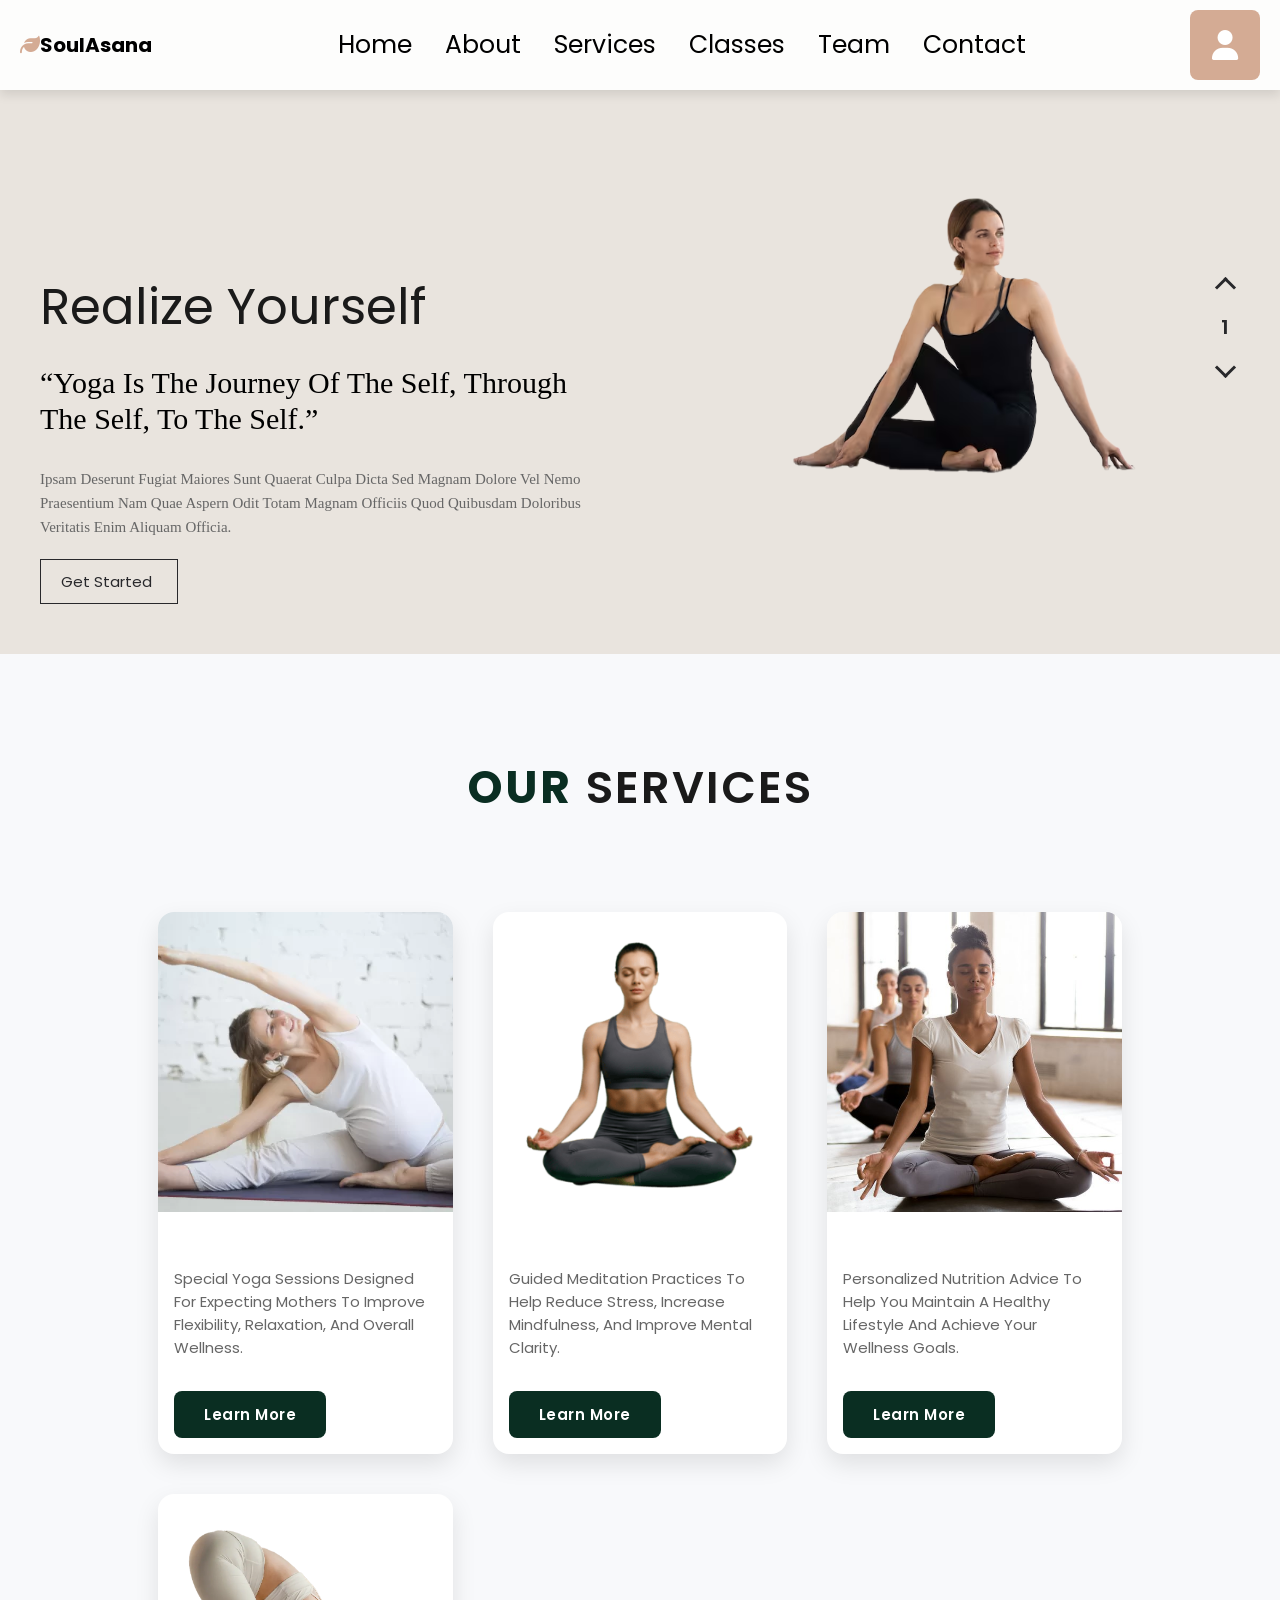
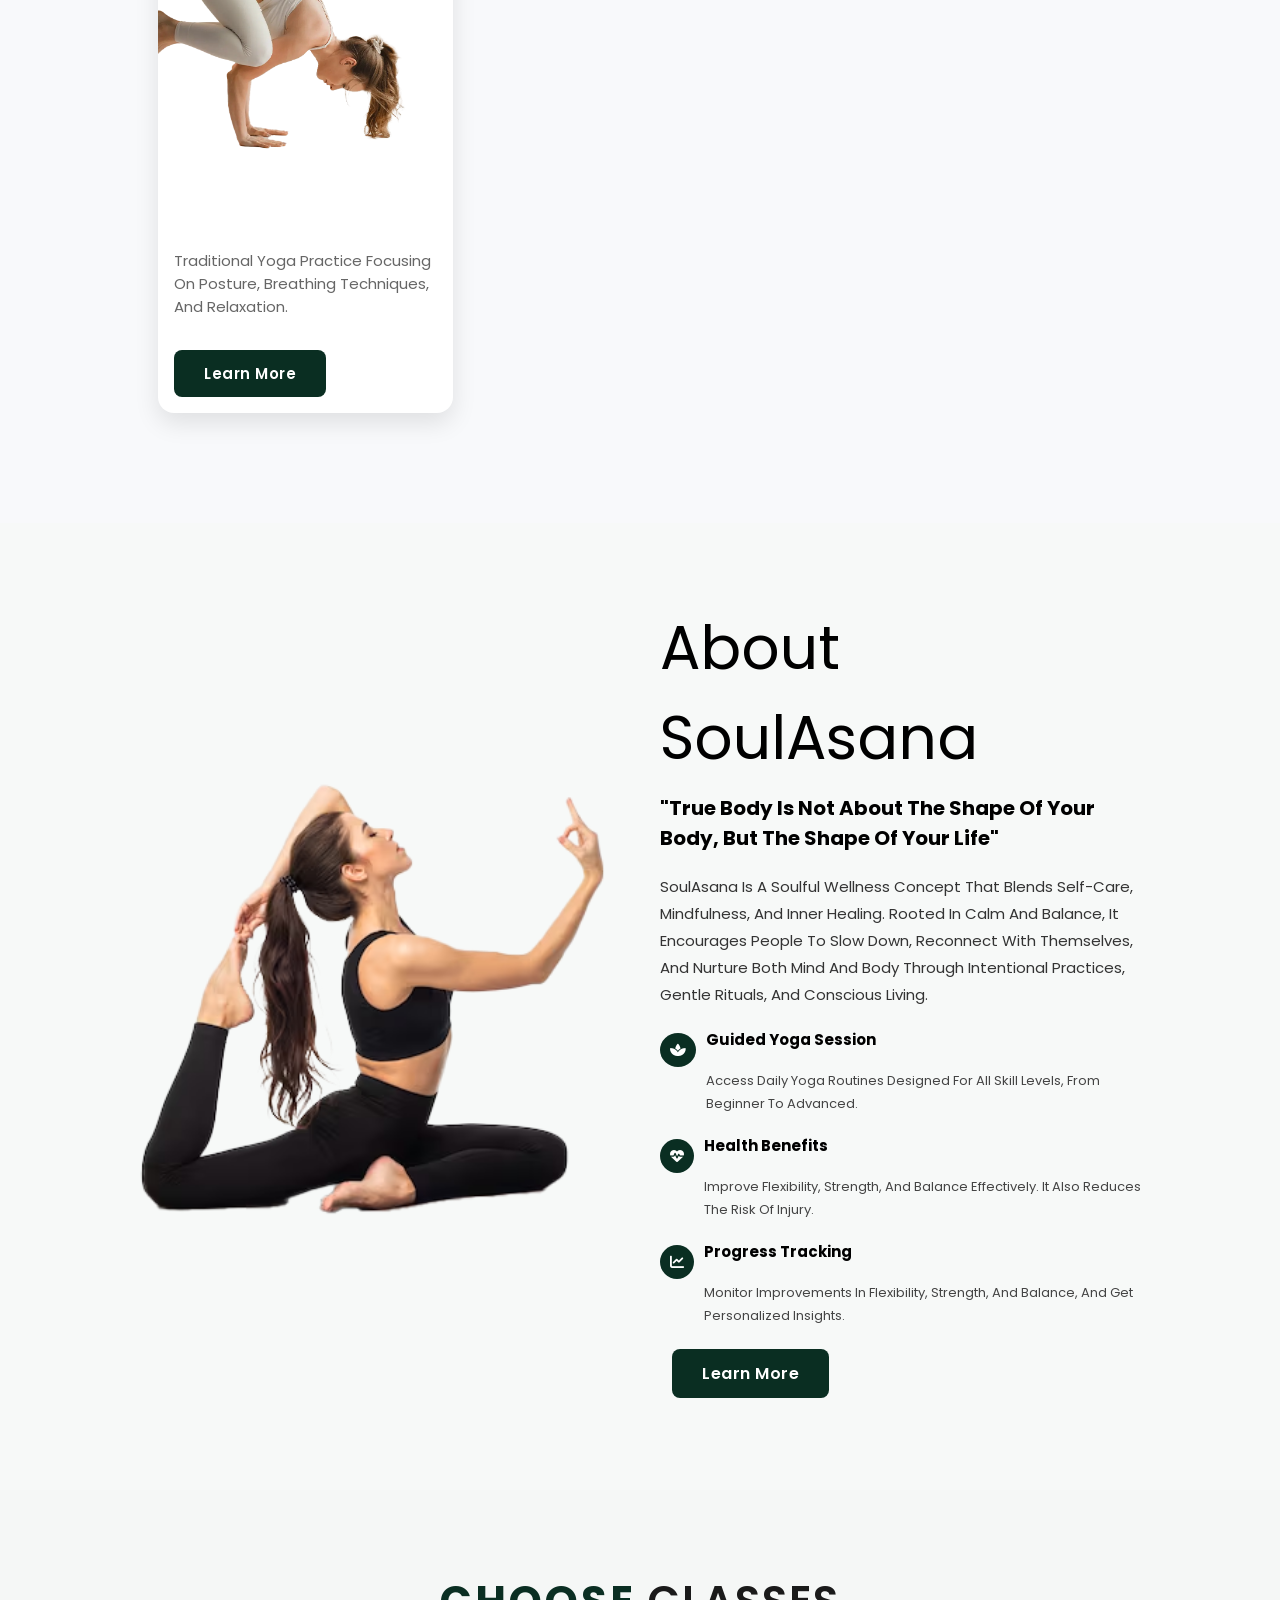
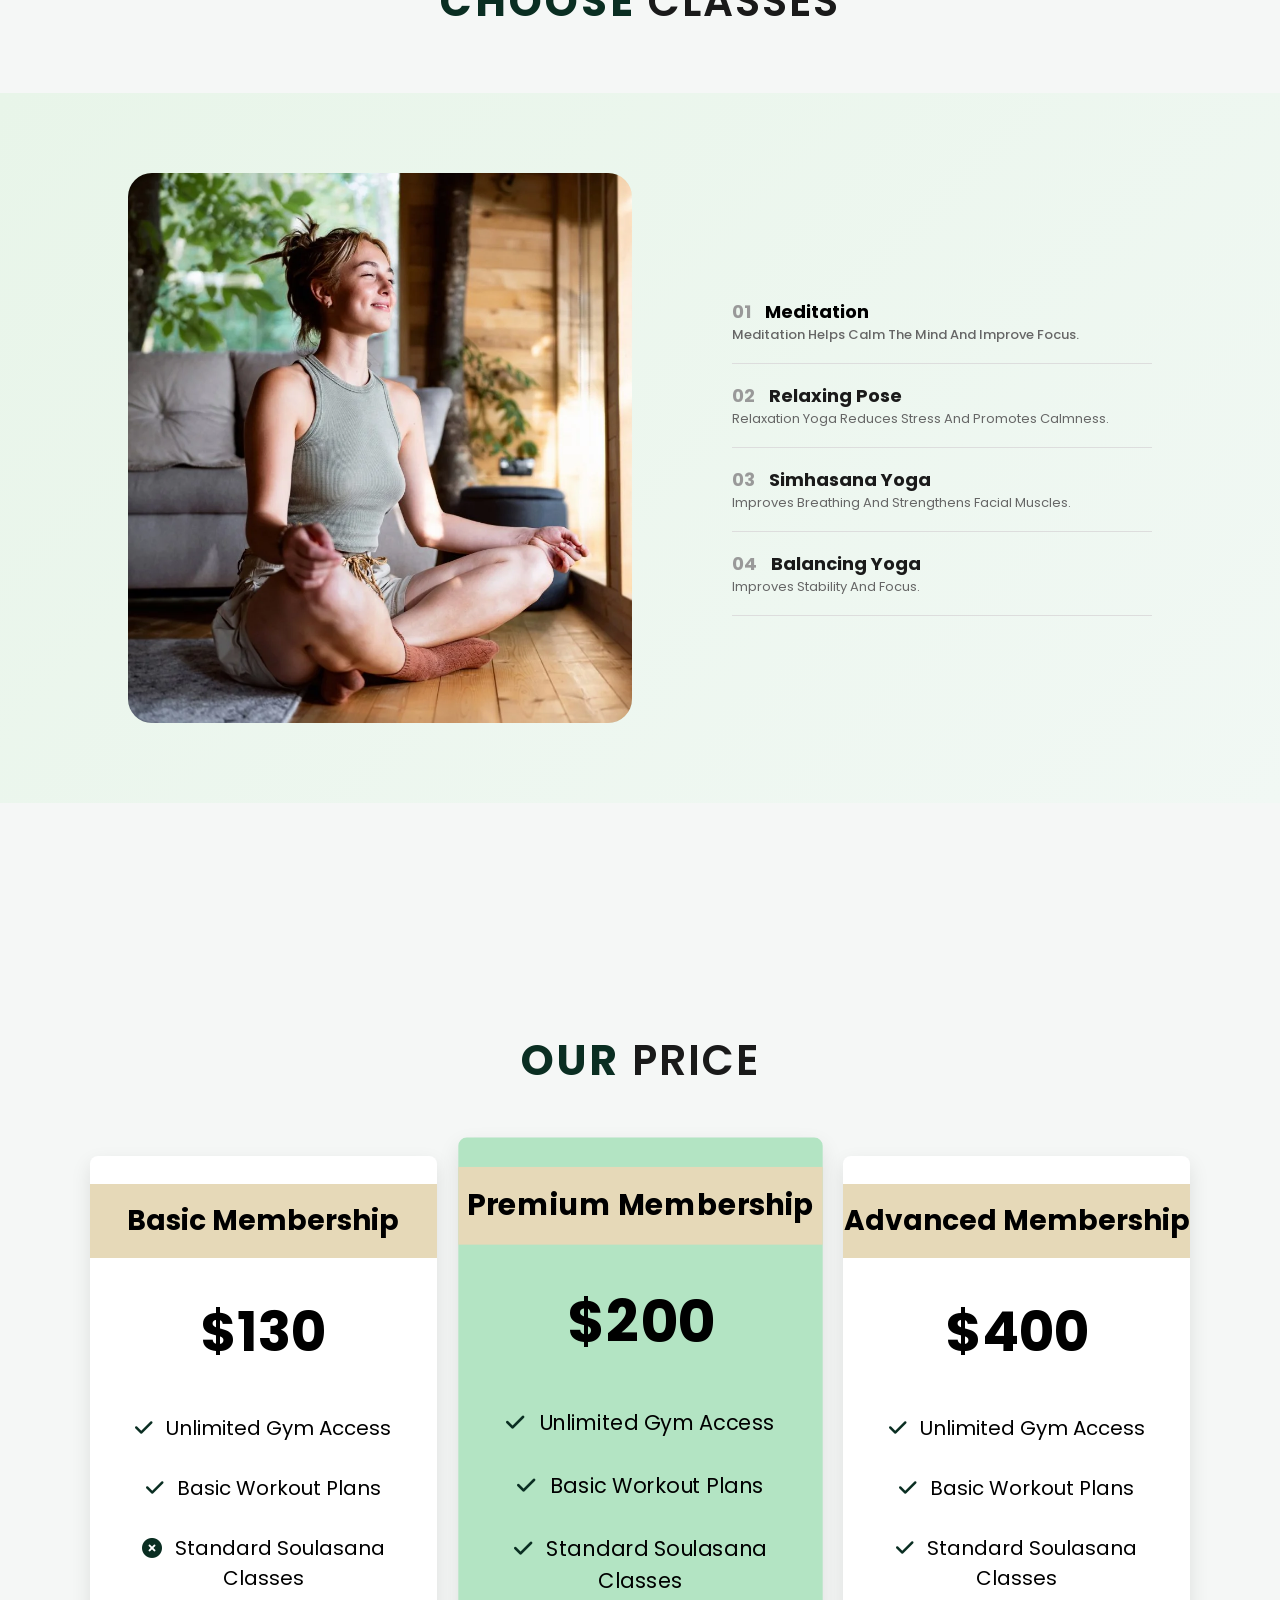
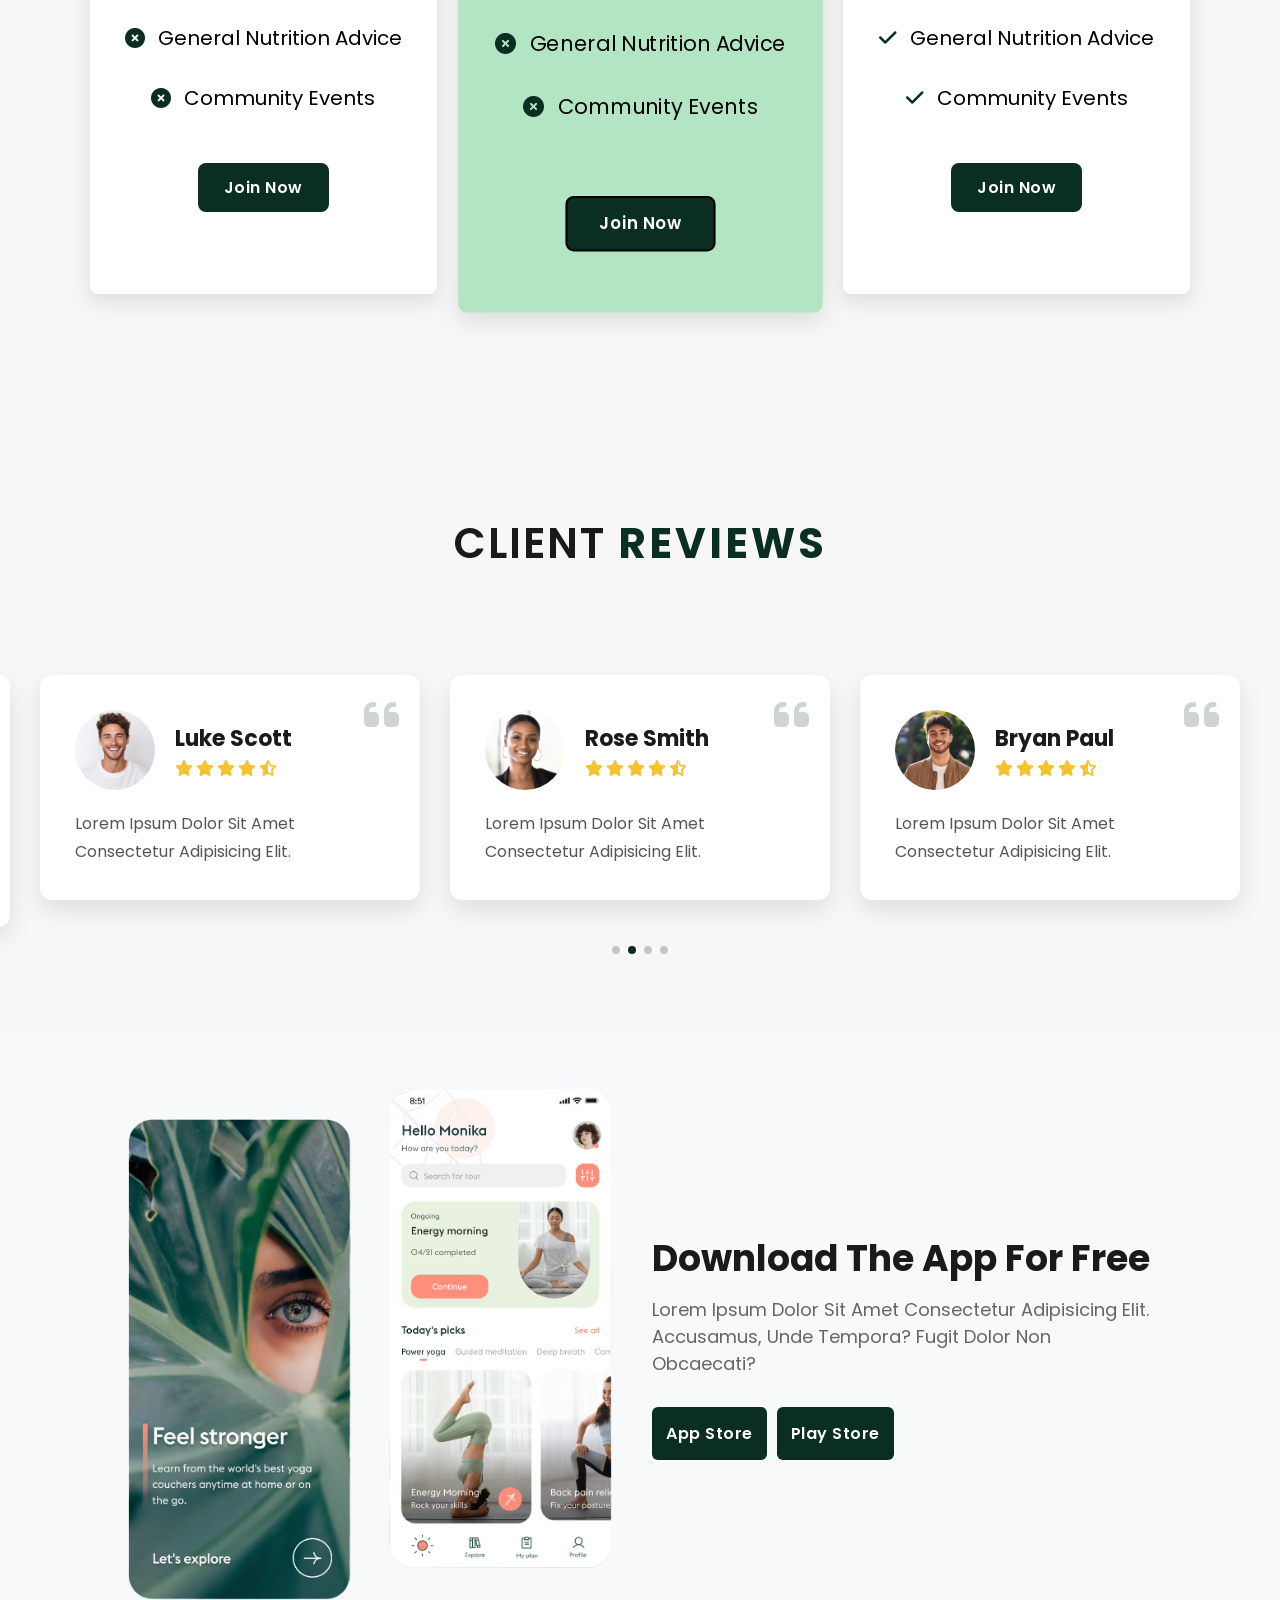
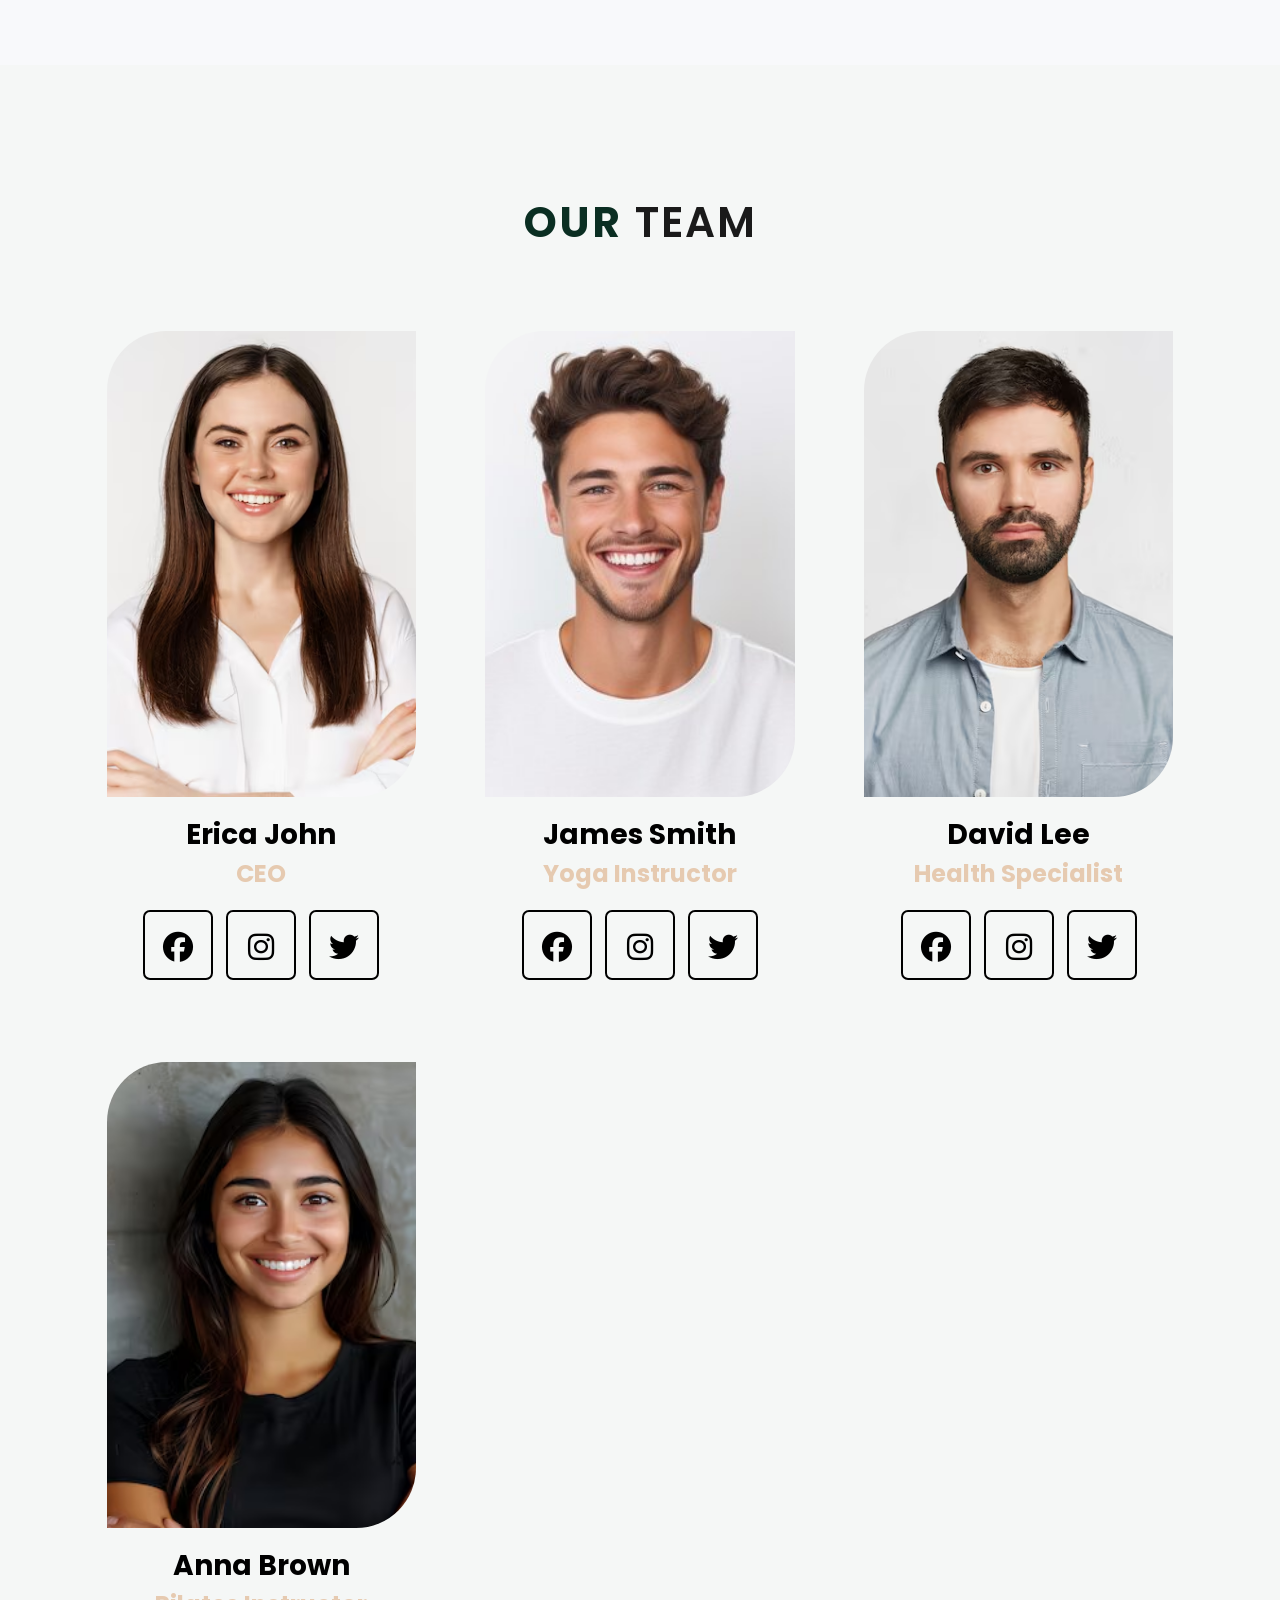
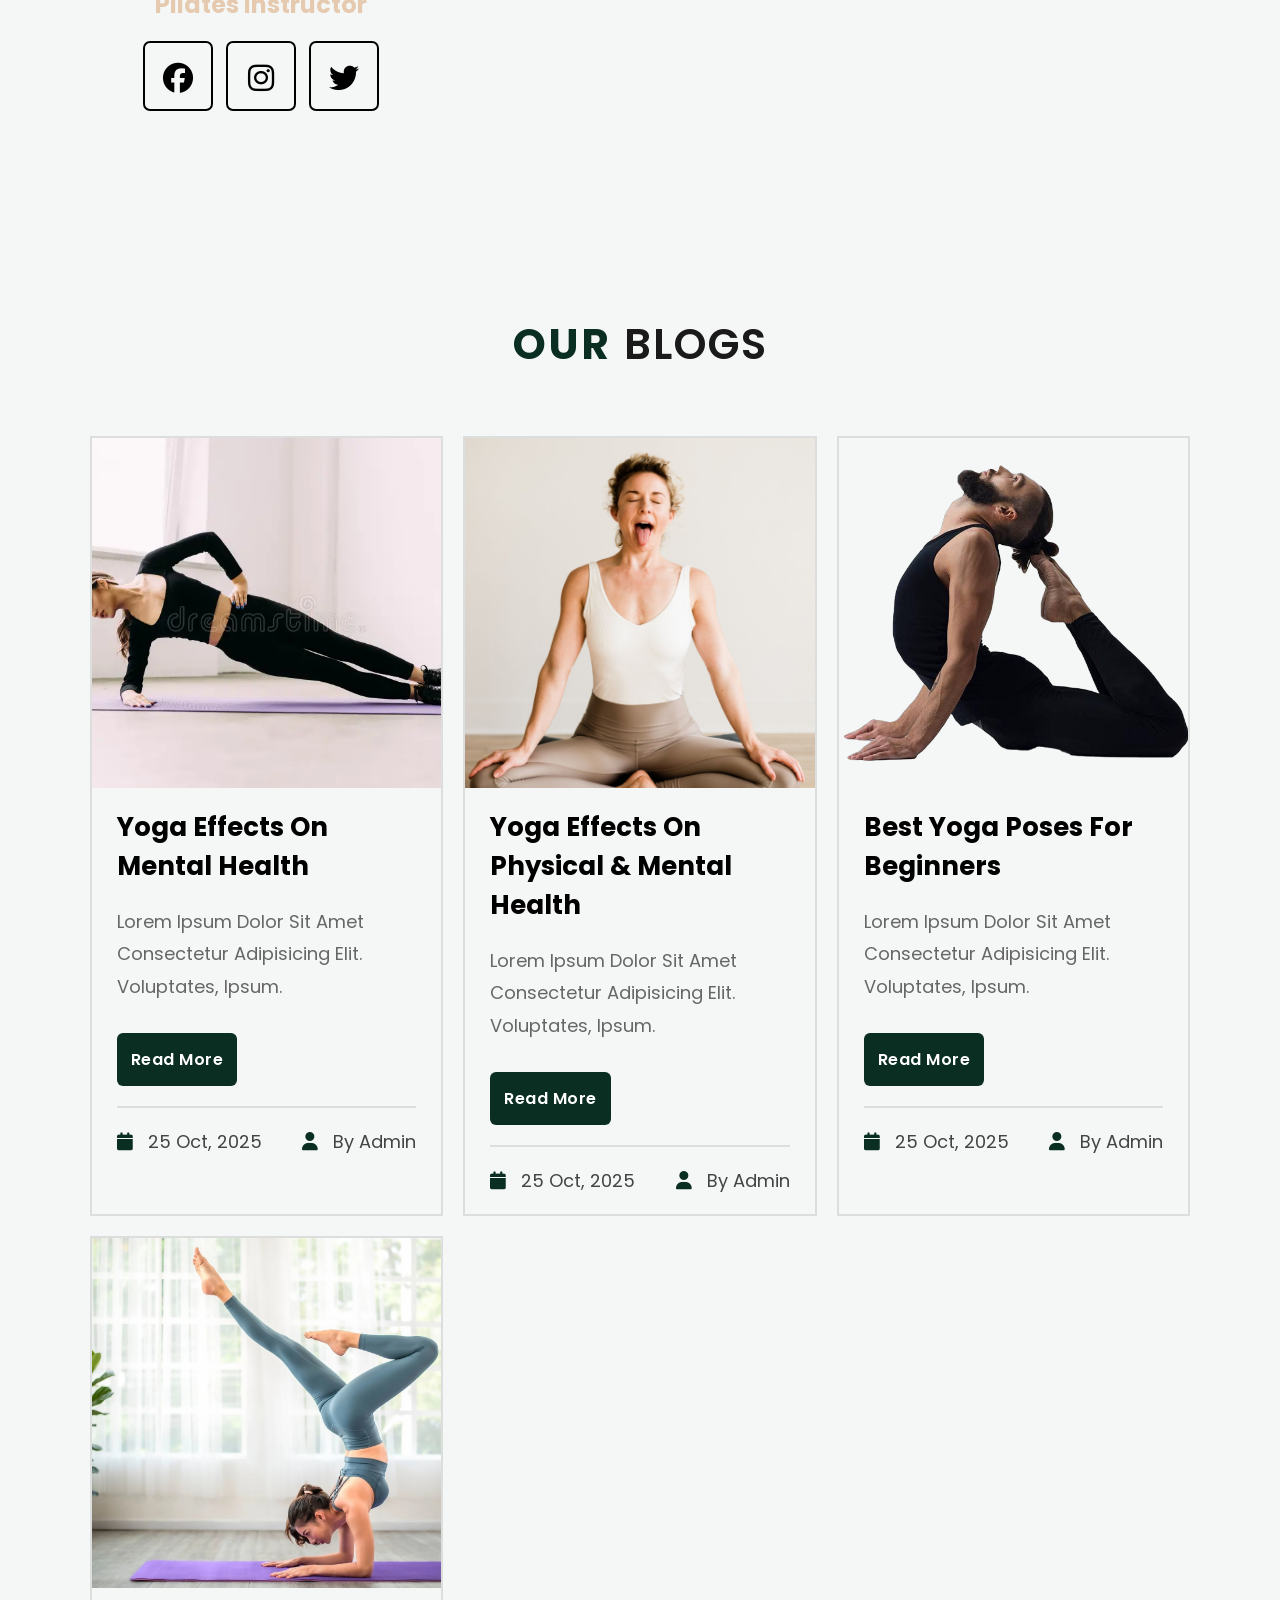
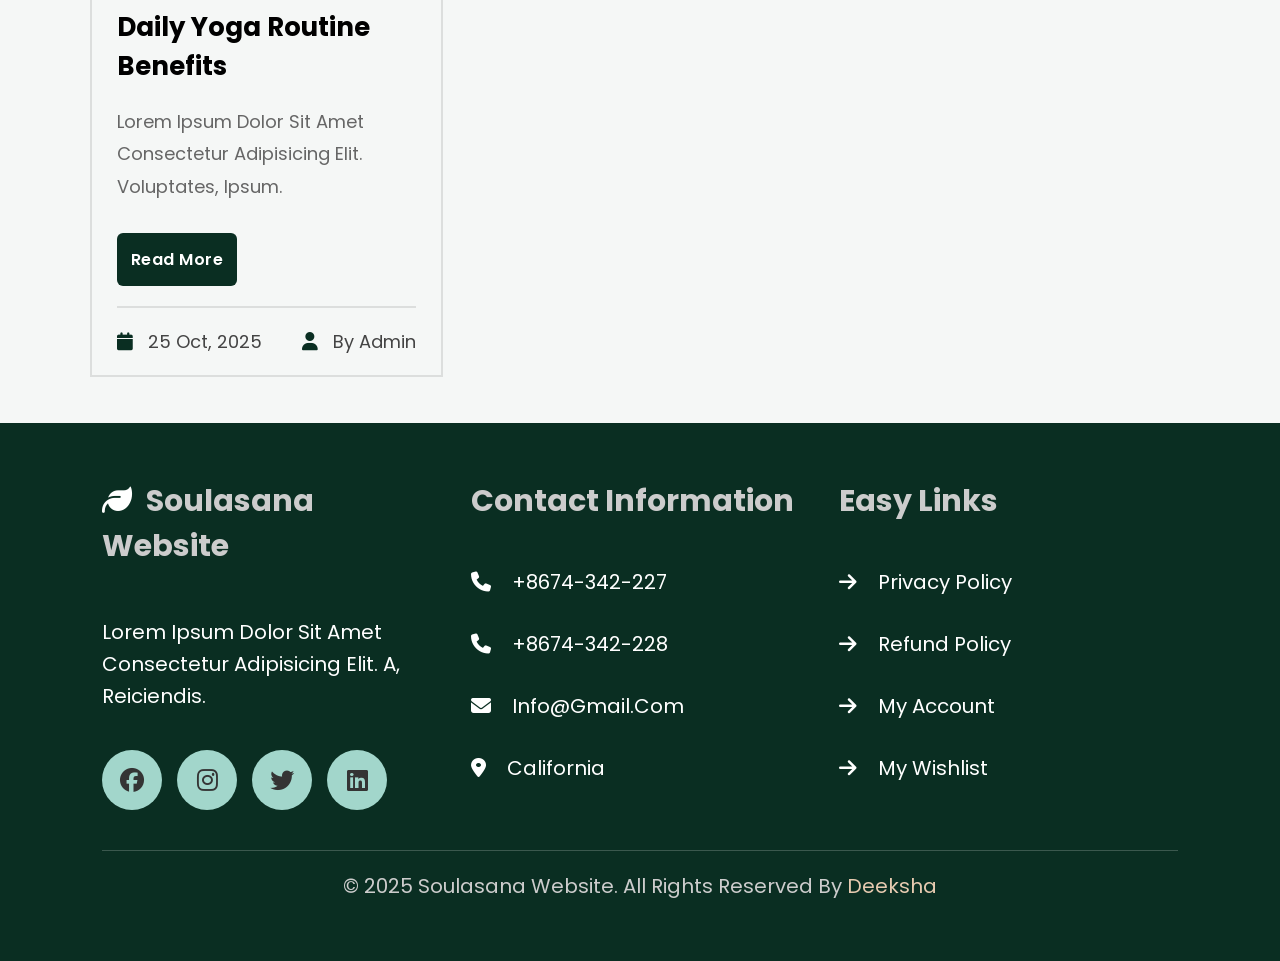
<file: index.html>
<!DOCTYPE html>
<html lang="en">

<head>
    <meta charset="UTF-8">
    <meta name="viewport" content="width=device-width, initial-scale=1.0">
    <title>yoga website</title>
    <link rel="stylesheet" href="https://cdnjs.cloudflare.com/ajax/libs/font-awesome/6.5.1/css/all.min.css">
    <!-- swiper cdn link -->
    <link rel="stylesheet" href="https://cdn.jsdelivr.net/npm/swiper@11/swiper-bundle.min.css">
    <!-- custom css link -->
    <link rel="stylesheet" href="stylee.css">

    <!-- font awsome icon -->
    <link rel="stylesheet" href="https://cdnjs.cloudflare.com/ajax/libs/font-awesome/6.5.0/css/all.min.css">
    <link rel="stylesheet" href="https://cdnjs.cloudflare.com/ajax/libs/font-awesome/6.5.1/css/all.min.css">

    <link rel="stylesheet" href="https://cdnjs.cloudflare.com/ajax/libs/font-awesome/6.5.1/css/all.min.css">
</head>
<script src="https://cdn.jsdelivr.net/npm/swiper@11/swiper-bundle.min.js"></script>

<body>



    <!-- hearder section start -->
    <header class="header">
        <a href="#" class="logo"> <i class="fas fa-leaf"></i>SoulAsana</a>

        <nav class="navbar">
            <a href="index.html">Home</a>
            <a href="about.html">About</a>
            <a href="services.html">Services</a>
            <a href="classes.html">Classes</a>
            <a href="team.html">Team</a>
            <a href="contact.html">Contact</a>

        </nav>

        <div class="icons">
            <div class="fas fa-bars" id="menu-btn"></div>
            <div class="fas fa-user" id="user-btn"></div>
        </div>

        <form action="#" class="login-form">
            <h3>Login Form</h3>

            <input type="email" name="email" placeholder="Enter Your Email" class="box" required>
            <input type="password" name="password" placeholder="Enter Your Password" class="box" required>

            <div class="remember">
                <input type="checkbox" name="remember" id="remember">
                <label for="remember"> Remember me</label>
            </div>

            <input type="submit" value="Login" class="btn">

            <p>Forgot Password? <a href="#">Click here</a></p>
            <p>Don't have an account? <a href="#">Create one</a></p>
        </form>

    </header>
    <!-- hearder section ends -->

    <!-- hero section start -->
    <section class="home-section" id="home">
        <div class="bg-image"></div>

        <div class="content-wrapper">

            <div class="text-content">
                <p class="small-heading fade-in">Realize Yourself</p>

                <h1 class="main-heading slide-up">
                    “Yoga is the journey of the self, through the self, to the self.”
                </h1>

                <p class="description fade-in-delay">
                    Ipsam deserunt fugiat maiores sunt quaerat culpa dicta sed magnam
                    Dolore vel nemo praesentium nam Quae aspern Odit totam magnam
                    officiis quod quibusdam doloribus veritatis enim aliquam officia.
                </p>

                <a href="#" class="getstarted-btn btn-animate">Get Started</a>
            </div>

            <div class="img-container">
                <img src="20240619124734_Best-yoga-poses-to-cure-irritable-bowel-syndrome-Ardha-Matsyendrasana.png"
                    class="slider-img active" data-slide="1" alt="yoga pose 1">

                <img src="download.png" class="slider-img" data-slide="2" alt="yoga pose 2">

                <img src="list-yoga.png" class="slider-img" data-slide="3" alt="yoga pose 3">
            </div>

        </div>

        <div class="page-number">

            <div class="nav-wrapper">

                <div class="nav-arrow up-arrow">
                    <span class="arrow-up"></span>
                </div>

                <span class="current-number">1</span>

                <div class="nav-arrow down-arrow">
                    <span class="arrow-down"></span>
                </div>

            </div>

        </div>
    </section>
    <!-- hero section ends -->
    <!-- services section start -->
    <section class="services" id="services">

        <h1 class="heading"><span>Our</span> Services</h1>

        <div class="box-container">

            <div class="box">
                <div class="image-container">
                    <img src="pregnancy-yoga-cover-600x400.webp" alt="Prenatal Yoga Session">
                </div>
                <h2>Prenatal Yoga</h2>
                <p>Special yoga sessions designed for expecting mothers to improve flexibility, relaxation, and overall
                    wellness.</p>
                <a href="#" class="btn">Learn More</a>
            </div>

            <div class="box">
                <div class="image-container">
                    <img src="meditate.png" alt="Meditation Practice">
                </div>
                <h2>Meditation</h2>
                <p>Guided meditation practices to help reduce stress, increase mindfulness, and improve mental clarity.
                </p>
                <a href="#" class="btn">Learn More</a>
            </div>

            <div class="box">
                <div class="image-container">
                    <img src="112484936_s.jpg" alt="Nutrition Consultation">
                </div>
                <h2>Nutrition Consultation</h2>
                <p>Personalized nutrition advice to help you maintain a healthy lifestyle and achieve your wellness
                    goals.</p>
                <a href="#" class="btn">Learn More</a>
            </div>

            <div class="box">
                <div class="image-container">
                    <img src="download.png" alt="Hatha Yoga Practice">
                </div>
                <h2>Hatha Yoga</h2>
                <p>Traditional yoga practice focusing on posture, breathing techniques, and relaxation.</p>
                <a href="#" class="btn">Learn More</a>
            </div>

        </div>

    </section>

    <!-- services section ends -->


    <!-- about section -->
    <section class="about" id="about">

        <div class="row">

            <div class="image">
                <img src="Untitled-2.png" alt="Yoga practice at SoulAsana">
            </div>

            <div class="content">

                <span>About SoulAsana</span>

                <h3>"True body is not about the shape of your body, but the shape of your life"</h3>

                <p>
                    SoulAsana is a soulful wellness concept that blends self-care, mindfulness, and inner healing.
                    Rooted in calm and balance, it encourages people to slow down, reconnect with themselves,
                    and nurture both mind and body through intentional practices, gentle rituals,
                    and conscious living.
                </p>

                <div class="feature-list">

                    <div class="feature-item">
                        <i class="fa-solid fa-spa"></i>
                        <div class="text">
                            <h4>Guided Yoga Session</h4>
                            <p>Access daily yoga routines designed for all skill levels, from beginner to advanced.</p>
                        </div>
                    </div>

                    <div class="feature-item">
                        <i class="fa-solid fa-heart-pulse"></i>
                        <div class="text">
                            <h4>Health Benefits</h4>
                            <p>Improve flexibility, strength, and balance effectively. It also reduces the risk of
                                injury.</p>
                        </div>
                    </div>

                    <div class="feature-item">
                        <i class="fa-solid fa-chart-line"></i>
                        <div class="text">
                            <h4>Progress Tracking</h4>
                            <p>Monitor improvements in flexibility, strength, and balance, and get personalized
                                insights.</p>
                        </div>
                    </div>

                </div>

                <a href="#" class="btn">Learn More</a>

            </div>

        </div>

    </section>

    <!-- about section ends -->

    <!-- class section start -->
    <h1 class="heading"><span>Choose</span> Classes</h1>

    <section class="choose-class">

        <!-- LEFT SIDE IMAGE -->
        <div class="class-image-container">
            <img src="yoga1.webp" class="class-image active" data-img="yoga1.webp">
            <img src="453.webp" class="class-image" data-img="453.webp">
            <img src="yoga2.jpeg" class="class-image" data-img="yoga2.jpeg">
            <img src="yoga-arm-balances.webp" class="class-image" data-img="yoga-arm-balances.webp">
        </div>

        <!-- RIGHT SIDE TEXT -->
        <div class="class-options">

            <div class="class-item active" data-image="yoga1.webp">
                <h3><span>01</span> Meditation</h3>
                <p>Meditation helps calm the mind and improve focus.</p>
            </div>

            <div class="class-item" data-image="453.webp">
                <h3><span>02</span> Relaxing Pose</h3>
                <p>Relaxation yoga reduces stress and promotes calmness.</p>
            </div>

            <div class="class-item" data-image="yoga2.jpeg">
                <h3><span>03</span> Simhasana Yoga</h3>
                <p>Improves breathing and strengthens facial muscles.</p>
            </div>

            <div class="class-item" data-image="yoga-arm-balances.webp">
                <h3><span>04</span> Balancing Yoga</h3>
                <p>Improves stability and focus.</p>
            </div>

        </div>

    </section>
    <!-- class section ends -->

    <!-- pricing section start -->
    <!-- pricing section start -->

    <section class="pricing" id="pricing">

        <h1 class="heading"><span>Our</span> Price</h1>

        <div class="box-container">

            <div class="box">
                <h3>Basic Membership</h3>
                <h4>$130</h4>

                <ul>
                    <li><i class="fa-solid fa-check"></i> Unlimited Gym Access</li>
                    <li><i class="fa-solid fa-check"></i> Basic Workout Plans</li>
                    <li><i class="fa-solid fa-circle-xmark"></i> Standard Soulasana Classes</li>
                    <li><i class="fa-solid fa-circle-xmark"></i> General Nutrition Advice</li>
                    <li><i class="fa-solid fa-circle-xmark"></i> Community Events</li>
                </ul>

                <a href="#" class="btn">Join Now</a>
            </div>


            <div class="box featured">
                <h3>Premium Membership</h3>
                <h4>$200</h4>

                <ul>
                    <li><i class="fa-solid fa-check"></i> Unlimited Gym Access</li>
                    <li><i class="fa-solid fa-check"></i> Basic Workout Plans</li>
                    <li><i class="fa-solid fa-check"></i> Standard Soulasana Classes</li>
                    <li><i class="fa-solid fa-circle-xmark"></i> General Nutrition Advice</li>
                    <li><i class="fa-solid fa-circle-xmark"></i> Community Events</li>
                </ul>

                <a href="#" class="btn">Join Now</a>
            </div>


            <div class="box">
                <h3>Advanced Membership</h3>
                <h4>$400</h4>

                <ul>
                    <li><i class="fa-solid fa-check"></i> Unlimited Gym Access</li>
                    <li><i class="fa-solid fa-check"></i> Basic Workout Plans</li>
                    <li><i class="fa-solid fa-check"></i> Standard Soulasana Classes</li>
                    <li><i class="fa-solid fa-check"></i> General Nutrition Advice</li>
                    <li><i class="fa-solid fa-check"></i> Community Events</li>
                </ul>

                <a href="#" class="btn">Join Now</a>
            </div>

        </div>

    </section>
    <!-- pricing section ends -->

    <!-- review section start -->
    <section class="review" id="review">

        <h1 class="heading">Client <span>Reviews</span></h1>

        <div class="swiper review-slider">

            <div class="swiper-wrapper">

                <!-- Review 1 -->

                <div class="swiper-slide box">

                    <i class="fa-solid fa-quote-left quote"></i>

                    <div class="user">
                        <img src="women.jpg" alt="">
                        <div class="info">
                            <h3>Georgia Adam</h3>

                            <div class="stars">
                                <i class="fa-solid fa-star"></i>
                                <i class="fa-solid fa-star"></i>
                                <i class="fa-solid fa-star"></i>
                                <i class="fa-solid fa-star"></i>
                                <i class="fa-solid fa-star-half-stroke"></i>
                            </div>

                        </div>
                    </div>

                    <p>Lorem ipsum dolor sit amet consectetur adipisicing elit. Quis, pariatur?</p>

                </div>

                <!-- Review 2 -->

                <div class="swiper-slide box">

                    <i class="fa-solid fa-quote-left quote"></i>

                    <div class="user">
                        <img src="men.jpg" alt="">
                        <div class="info">
                            <h3>Luke Scott</h3>

                            <div class="stars">
                                <i class="fa-solid fa-star"></i>
                                <i class="fa-solid fa-star"></i>
                                <i class="fa-solid fa-star"></i>
                                <i class="fa-solid fa-star"></i>
                                <i class="fa-solid fa-star-half-stroke"></i>
                            </div>

                        </div>
                    </div>

                    <p>Lorem ipsum dolor sit amet consectetur adipisicing elit.</p>

                </div>

                <!-- Review 3 -->

                <div class="swiper-slide box">

                    <i class="fa-solid fa-quote-left quote"></i>

                    <div class="user">
                        <img src="beauty-charisma-head-shot-portrait-600nw-2647728057.webp" alt="">
                        <div class="info">
                            <h3>Rose Smith</h3>

                            <div class="stars">
                                <i class="fa-solid fa-star"></i>
                                <i class="fa-solid fa-star"></i>
                                <i class="fa-solid fa-star"></i>
                                <i class="fa-solid fa-star"></i>
                                <i class="fa-solid fa-star-half-stroke"></i>
                            </div>

                        </div>
                    </div>

                    <p>Lorem ipsum dolor sit amet consectetur adipisicing elit.</p>

                </div>

                <!-- Review 4 -->

                <div class="swiper-slide box">

                    <i class="fa-solid fa-quote-left quote"></i>

                    <div class="user">
                        <img src="Hero_Men_s_Hair_Trends_2025_f031e412-49fc-4234-a785-ee4c71e17777.webp" alt="">
                        <div class="info">
                            <h3>Bryan Paul</h3>

                            <div class="stars">
                                <i class="fa-solid fa-star"></i>
                                <i class="fa-solid fa-star"></i>
                                <i class="fa-solid fa-star"></i>
                                <i class="fa-solid fa-star"></i>
                                <i class="fa-solid fa-star-half-stroke"></i>
                            </div>

                        </div>
                    </div>

                    <p>Lorem ipsum dolor sit amet consectetur adipisicing elit.</p>

                </div>

            </div>

            <div class="swiper-pagination"></div>

        </div>

    </section>
    <!-- review section ends -->
    <!-- deal section start -->
    <section class="deal">

        <div class="image">
            <img src="22.png" alt="App Download">
        </div>

        <div class="content">
            <h3>Download the App for Free</h3>
            <p>
                Lorem ipsum dolor sit amet consectetur adipisicing elit.
                Accusamus, unde tempora? Fugit dolor non obcaecati?
            </p>

            <div class="buttons">
                <a href="#" class="btn">App Store</a>
                <a href="#" class="btn btn2">Play Store</a>
            </div>
        </div>

    </section>
    <!-- deal section ends -->

    <!-- team section start -->
    <section class="team" id="team">

        <h1 class="heading"><span>Our</span> Team</h1>

        <div class="box-container">

            <div class="box">
                <div class="image">
                    <img src="smile.avif" alt="Team Member">
                </div>

                <div class="content">
                    <h3>Erica John</h3>
                    <h4>CEO</h4>

                    <div class="share">
                        <i class="fa-brands fa-facebook"></i>
                        <i class="fa-brands fa-instagram"></i>
                        <i class="fa-brands fa-twitter"></i>
                    </div>
                </div>
            </div>


            <div class="box">
                <div class="image">
                    <img src="men.jpg" alt="Team Member">
                </div>

                <div class="content">
                    <h3>James Smith</h3>
                    <h4>Yoga Instructor</h4>

                    <div class="share">
                        <i class="fa-brands fa-facebook"></i>
                        <i class="fa-brands fa-instagram"></i>
                        <i class="fa-brands fa-twitter"></i>
                    </div>
                </div>
            </div>


            <div class="box">
                <div class="image">
                    <img src="bearded-young-man-wearing-shirt_273609-5938.avif" alt="Team Member">
                </div>

                <div class="content">
                    <h3>David Lee</h3>
                    <h4>Health Specialist</h4>

                    <div class="share">
                        <i class="fa-brands fa-facebook"></i>
                        <i class="fa-brands fa-instagram"></i>
                        <i class="fa-brands fa-twitter"></i>
                    </div>
                </div>
            </div>


            <div class="box">
                <div class="image">
                    <img src="llllll.png" alt="Team Member">
                </div>

                <div class="content">
                    <h3>Anna Brown</h3>
                    <h4>Pilates Instructor</h4>

                    <div class="share">
                        <i class="fa-brands fa-facebook"></i>
                        <i class="fa-brands fa-instagram"></i>
                        <i class="fa-brands fa-twitter"></i>
                    </div>
                </div>
            </div>

        </div>

    </section>
    <!-- team section ends -->
    <!-- blog section start -->
    <section class="blogs" id="blog">

        <h1 class="heading"><span>Our</span> Blogs</h1>

        <div class="box-container">

            <div class="box">
                <div class="image">
                    <img src="plank.webp" alt="Yoga blog">
                </div>

                <div class="content">
                    <h3>Yoga Effects on Mental Health</h3>
                    <p>Lorem ipsum dolor sit amet consectetur adipisicing elit. Voluptates, ipsum.</p>

                    <a href="#" class="btn">Read More</a>

                    <div class="icons">
                        <a href="#"><i class="fas fa-calendar"></i> 25 Oct, 2025</a>
                        <a href="#"><i class="fas fa-user"></i> By Admin</a>
                    </div>
                </div>
            </div>


            <div class="box">
                <div class="image">
                    <img src="yoga2.jpeg" alt="Yoga blog">
                </div>

                <div class="content">
                    <h3>Yoga Effects on Physical & Mental Health</h3>
                    <p>Lorem ipsum dolor sit amet consectetur adipisicing elit. Voluptates, ipsum.</p>

                    <a href="#" class="btn">Read More</a>

                    <div class="icons">
                        <a href="#"><i class="fas fa-calendar"></i> 25 Oct, 2025</a>
                        <a href="#"><i class="fas fa-user"></i> By Admin</a>
                    </div>
                </div>
            </div>


            <div class="box">
                <div class="image">
                    <img src="Untitled-3.png" alt="Yoga blog">
                </div>

                <div class="content">
                    <h3>Best Yoga Poses for Beginners</h3>
                    <p>Lorem ipsum dolor sit amet consectetur adipisicing elit. Voluptates, ipsum.</p>

                    <a href="#" class="btn">Read More</a>

                    <div class="icons">
                        <a href="#"><i class="fas fa-calendar"></i> 25 Oct, 2025</a>
                        <a href="#"><i class="fas fa-user"></i> By Admin</a>
                    </div>
                </div>
            </div>


            <div class="box">
                <div class="image">
                    <img src="yoga-arm-balances.webp" alt="Yoga blog">
                </div>

                <div class="content">
                    <h3>Daily Yoga Routine Benefits</h3>
                    <p>Lorem ipsum dolor sit amet consectetur adipisicing elit. Voluptates, ipsum.</p>

                    <a href="#" class="btn">Read More</a>

                    <div class="icons">
                        <a href="#"><i class="fas fa-calendar"></i> 25 Oct, 2025</a>
                        <a href="#"><i class="fas fa-user"></i> By Admin</a>
                    </div>
                </div>
            </div>

        </div>

    </section>
    <!-- blog section ends -->

    <!-- footer section start -->
    <section class="footer">

        <div class="box-container">

            <div class="box">
                <h3><i class="fas fa-leaf"></i> Soulasana Website</h3>

                <p>Lorem ipsum dolor sit amet consectetur adipisicing elit. A, reiciendis.</p>

                <div class="share">
                    <a href="#" class="fab fa-facebook"></a>
                    <a href="#" class="fab fa-instagram"></a>
                    <a href="#" class="fab fa-twitter"></a>
                    <a href="#" class="fab fa-linkedin"></a>
                </div>
            </div>


            <div class="box">
                <h3>Contact Information</h3>

                <a href="#" class="links">
                    <i class="fas fa-phone"></i> +8674-342-227
                </a>

                <a href="#" class="links">
                    <i class="fas fa-phone"></i> +8674-342-228
                </a>

                <a href="#" class="links">
                    <i class="fas fa-envelope"></i> info@gmail.com
                </a>

                <a href="#" class="links">
                    <i class="fas fa-map-marker-alt"></i> California
                </a>
            </div>


            <div class="box">
                <h3>Easy Links</h3>

                <a href="#" class="links">
                    <i class="fas fa-arrow-right"></i> Privacy Policy
                </a>

                <a href="#" class="links">
                    <i class="fas fa-arrow-right"></i> Refund Policy
                </a>

                <a href="#" class="links">
                    <i class="fas fa-arrow-right"></i> My Account
                </a>

                <a href="#" class="links">
                    <i class="fas fa-arrow-right"></i> My Wishlist
                </a>

            </div>

        </div>


        <div class="credit">
            &copy; 2025 Soulasana Website. All rights reserved by
            <a href="#" class="link">Deeksha</a>
        </div>

    </section>
    <!-- footer section ends -->

    <!-- scrool to top -->
    <button id="scrollTopBtn">
        <i class="fas fa-arrow-up"></i>
    </button>





















    <!-- js link -->








    <!-- image slider js -->
    <script>

        let slides = document.querySelectorAll('.slider-img');
        let index = 0;

        function changeSlide() {
            slides[index].classList.remove('active');

            index = (index + 1) % slides.length;

            slides[index].classList.add('active');
        }

        setInterval(changeSlide, 3000);

    </script>
    <!-- image slider js ends -->


    <script>

        let loginBtn = document.querySelector('#user-btn');
        let loginForm = document.querySelector('.login-form');

        loginBtn.onclick = () => {
            loginForm.classList.toggle('active');
        }

        window.onscroll = () => {
            loginForm.classList.remove('active');
        }

    </script>



    <!-- highlight the image -->




    <script>
        const items = document.querySelectorAll('.class-item');
        const images = document.querySelectorAll('.class-image');

        items.forEach(item => {
            item.addEventListener('mouseenter', () => {

                const target = item.dataset.image;

                // remove old active
                items.forEach(i => i.classList.remove('active'));
                images.forEach(img => img.classList.remove('active'));

                // activate hovered
                item.classList.add('active');

                images.forEach(img => {
                    if (img.dataset.img === target) {
                        img.classList.add('active');
                    }
                });

            });
        });
    </script>










    <!-- swiper javascript animation  -->
    <script>
        var swiper = new Swiper(".review-slider", {
            loop: true,
            spaceBetween: 20,
            autoplay: {
                delay: 3000,
                disableOnInteraction: false,
            },
            pagination: {
                el: ".swiper-pagination",
                clickable: true,
            },
            breakpoints: {
                0: {
                    slidesPerView: 1
                },
                768: {
                    slidesPerView: 2
                },
                1024: {
                    slidesPerView: 3
                }
            }
        });
    </script>
    <!-- ends -->



    <script>
        var swiper = new Swiper(".review-slider", {

            loop: true,

            spaceBetween: 30,

            autoplay: {
                delay: 2500,
                disableOnInteraction: false,
            },

            pagination: {
                el: ".swiper-pagination",
                clickable: true,
            },

            breakpoints: {
                0: {
                    slidesPerView: 1,
                },

                768: {
                    slidesPerView: 2,
                },

                1024: {
                    slidesPerView: 3,
                }

            }

        });
    </script>
    <!-- ends -->

    <!-- scroll to top  -->
    <script>

        let scrollBtn = document.getElementById("scrollTopBtn");

        window.onscroll = function () {

            if (document.body.scrollTop > 200 || document.documentElement.scrollTop > 200) {
                scrollBtn.style.display = "block";
            } else {
                scrollBtn.style.display = "none";
            }

        };

        scrollBtn.onclick = function () {
            window.scrollTo({
                top: 0,
                behavior: "smooth"
            });
        };

    </script>

</body>

</html>
</file>
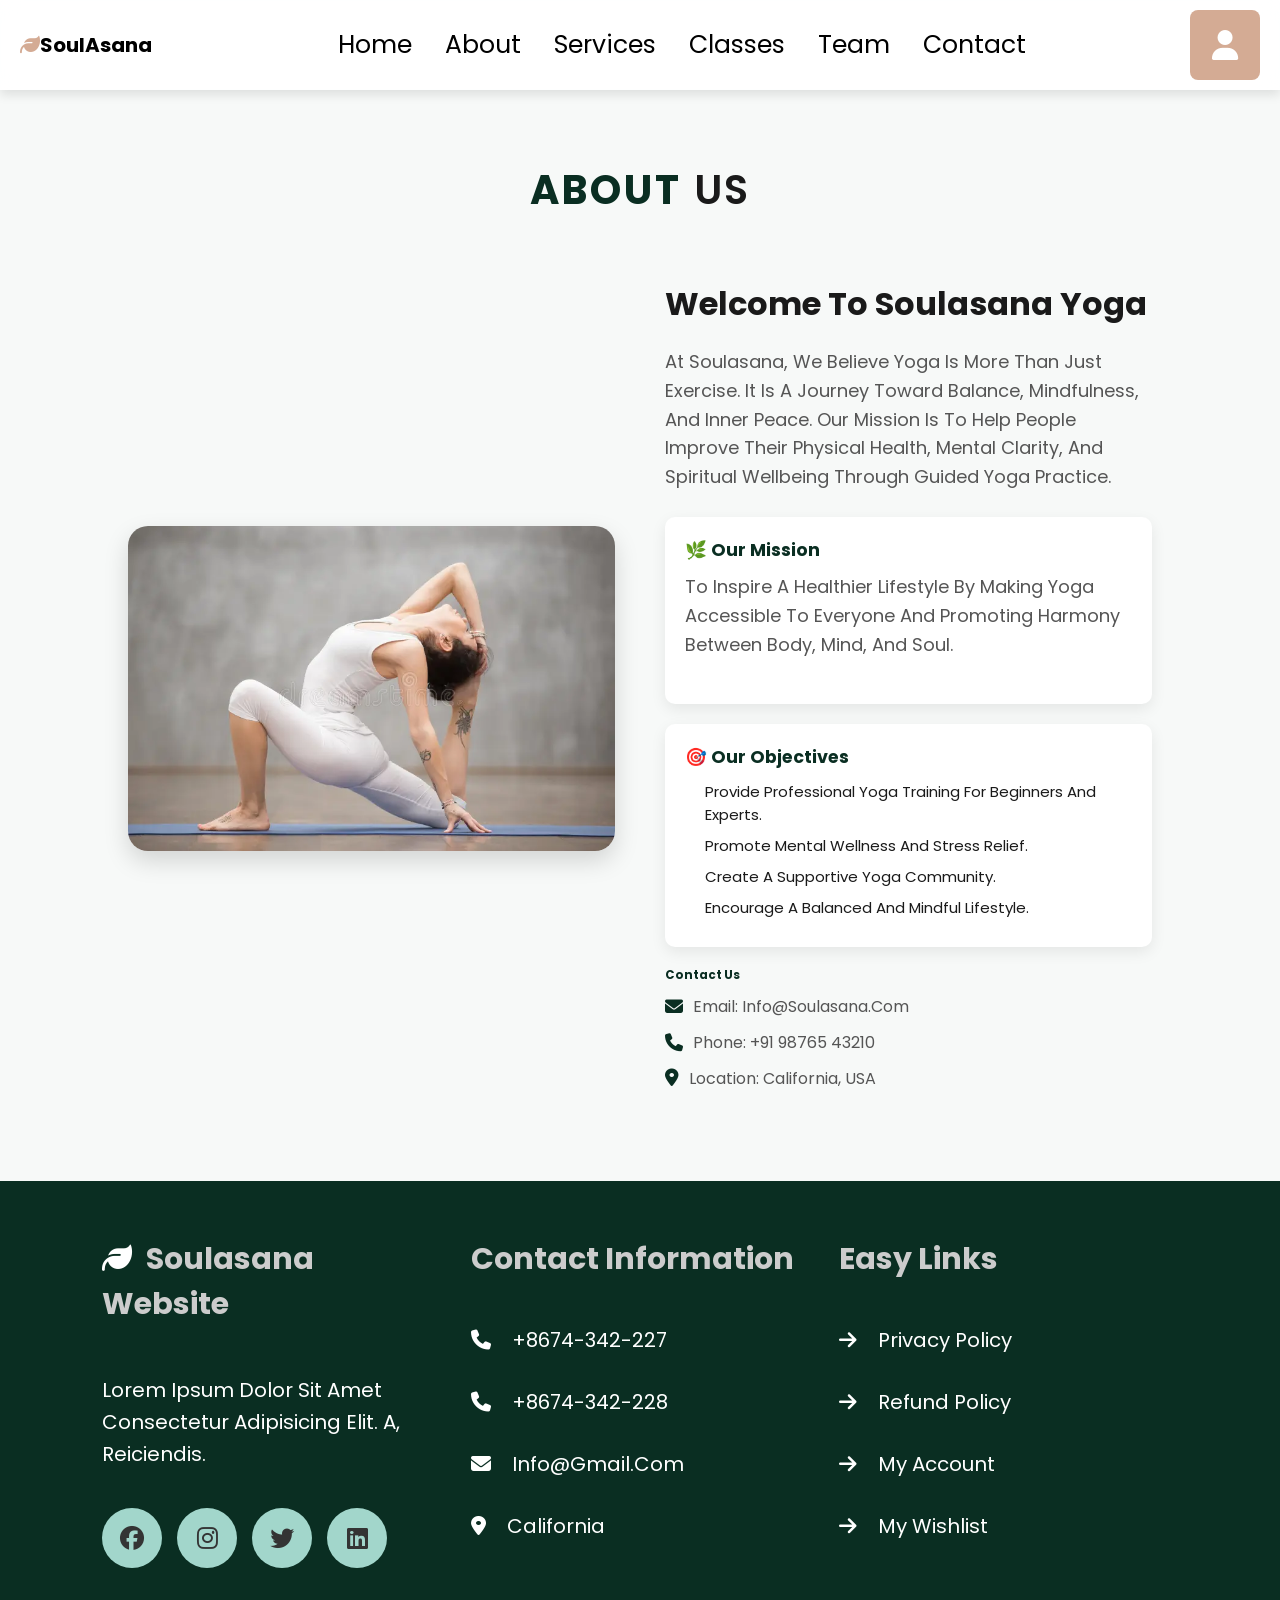
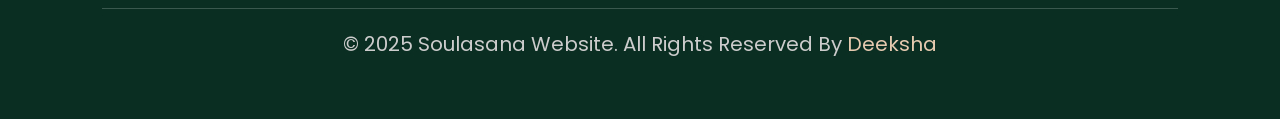
<file: about.html>
<!DOCTYPE html>
<html lang="en">

<head>
    <meta charset="UTF-8">
    <meta name="viewport" content="width=device-width, initial-scale=1.0">
    <title>yoga website</title>
     <link rel="stylesheet" href="https://cdnjs.cloudflare.com/ajax/libs/font-awesome/6.5.1/css/all.min.css">
    <!-- swiper cdn link -->
    <link rel="stylesheet" href="https://cdn.jsdelivr.net/npm/swiper@11/swiper-bundle.min.css">
    
    <!-- custom css link -->
    <link rel="stylesheet" href="stylee.css">

     <!-- font awsome icon -->
     <link rel="stylesheet" href="https://cdnjs.cloudflare.com/ajax/libs/font-awesome/6.5.0/css/all.min.css">
     <link rel="stylesheet" href="https://cdnjs.cloudflare.com/ajax/libs/font-awesome/6.5.1/css/all.min.css">

     <link rel="stylesheet" href="https://cdnjs.cloudflare.com/ajax/libs/font-awesome/6.5.1/css/all.min.css">
</head>
<script src="https://cdn.jsdelivr.net/npm/swiper@11/swiper-bundle.min.js"></script>


<body>

    <!-- hearder section start -->
         <!-- hearder section start -->
    <header class="header">
    <a href="#" class="logo"> <i class="fas fa-leaf"></i>SoulAsana</a>

    <nav class="navbar">
        <a href="index.html">Home</a>
        <a href="about.html">About</a>
        <a href="services.html">Services</a>
        <a href="classes.html">Classes</a>
        <a href="team.html">Team</a>
        <a href="contact.html">Contact</a>

    </nav>

    <div class="icons">
        <div class="fas fa-bars" id="menu-btn"></div>
        <div class="fas fa-user" id="user-btn"></div>
    </div>

    <form action="#" class="login-form">
    <h3>Login Form</h3>

    <input type="email" name="email" placeholder="Enter Your Email" class="box" required>
     <input type="password" name="password" placeholder="Enter Your Password" class="box" required>

    <div class="remember">
        <input type="checkbox" name="remember" id="remember">
        <label for="remember"> Remember me</label>
    </div>

    <input type="submit" value="Login" class="btn">

    <p>Forgot Password? <a href="#">Click here</a></p>
    <p>Don't have an account? <a href="#">Create One</a></p>
</form>

</header>
<!-- hearder section ends -->
     <!-- header section ends -->

    <!-- about section -->
    <section class="about" id="about">

        <h1 class="heading"><span>About</span> Us</h1>

        <div class="about-container">

            <!-- Image Section -->

            <div class="about-image">
                <img src="453.webp" alt="Yoga Practice">
            </div>

            <!-- Content Section -->

            <div class="about-content">

                <h2>Welcome to Soulasana Yoga</h2>

                <p>
                    At Soulasana, we believe yoga is more than just exercise.
                    It is a journey toward balance, mindfulness, and inner peace.
                    Our mission is to help people improve their physical health,
                    mental clarity, and spiritual wellbeing through guided yoga practice.
                </p>

                <!-- Mission -->

                <div class="about-box">
                    <h3>🌿 Our Mission</h3>
                    <p>
                        To inspire a healthier lifestyle by making yoga accessible
                        to everyone and promoting harmony between body, mind, and soul.
                    </p>
                </div>

                <!-- Objectives -->

                <div class="about-box">
                    <h3>🎯 Our Objectives</h3>
                    <ul>
                        <li>Provide professional yoga training for beginners and experts.</li>
                        <li>Promote mental wellness and stress relief.</li>
                        <li>Create a supportive yoga community.</li>
                        <li>Encourage a balanced and mindful lifestyle.</li>
                    </ul>
                </div>

                <!-- Contact -->

                <div class="about-contact">
                    <h3>Contact Us</h3>

                    <p>
                        <i class="fas fa-envelope"></i>
                        Email: info@soulasana.com
                    </p>

                    <p>
                        <i class="fas fa-phone"></i>
                        Phone: +91 98765 43210
                    </p>

                    <p>
                        <i class="fas fa-map-marker-alt"></i>
                        Location: California, USA
                    </p>
                </div>
            </div>

        </div>
 
    </section>


    <!-- footer section start -->
     <section class="footer">

    <div class="box-container">

        <div class="box">
            <h3><i class="fas fa-leaf"></i> Soulasana Website</h3>

            <p>Lorem ipsum dolor sit amet consectetur adipisicing elit. A, reiciendis.</p>

            <div class="share">
                <a href="#" class="fab fa-facebook"></a>
                <a href="#" class="fab fa-instagram"></a>
                <a href="#" class="fab fa-twitter"></a>
                <a href="#" class="fab fa-linkedin"></a>
            </div>
        </div>


        <div class="box">
            <h3>Contact Information</h3>

            <a href="#" class="links">
                <i class="fas fa-phone"></i> +8674-342-227
            </a>

            <a href="#" class="links">
                <i class="fas fa-phone"></i> +8674-342-228
            </a>

            <a href="#" class="links">
                <i class="fas fa-envelope"></i> info@gmail.com
            </a>

            <a href="#" class="links">
                <i class="fas fa-map-marker-alt"></i> California
            </a>
        </div>


        <div class="box">
            <h3>Easy Links</h3>

            <a href="#" class="links">
                <i class="fas fa-arrow-right"></i> Privacy Policy
            </a>

            <a href="#" class="links">
                <i class="fas fa-arrow-right"></i> Refund Policy
            </a>

            <a href="#" class="links">
                <i class="fas fa-arrow-right"></i> My Account
            </a>

            <a href="#" class="links">
                <i class="fas fa-arrow-right"></i> My Wishlist
            </a>

        </div>

    </div>


    <div class="credit">
        &copy; 2025 Soulasana Website. All rights reserved by
        <a href="#" class="link">Deeksha</a>
    </div>

</section>
<!-- footer section ends -->
</body>

</html>
</file>
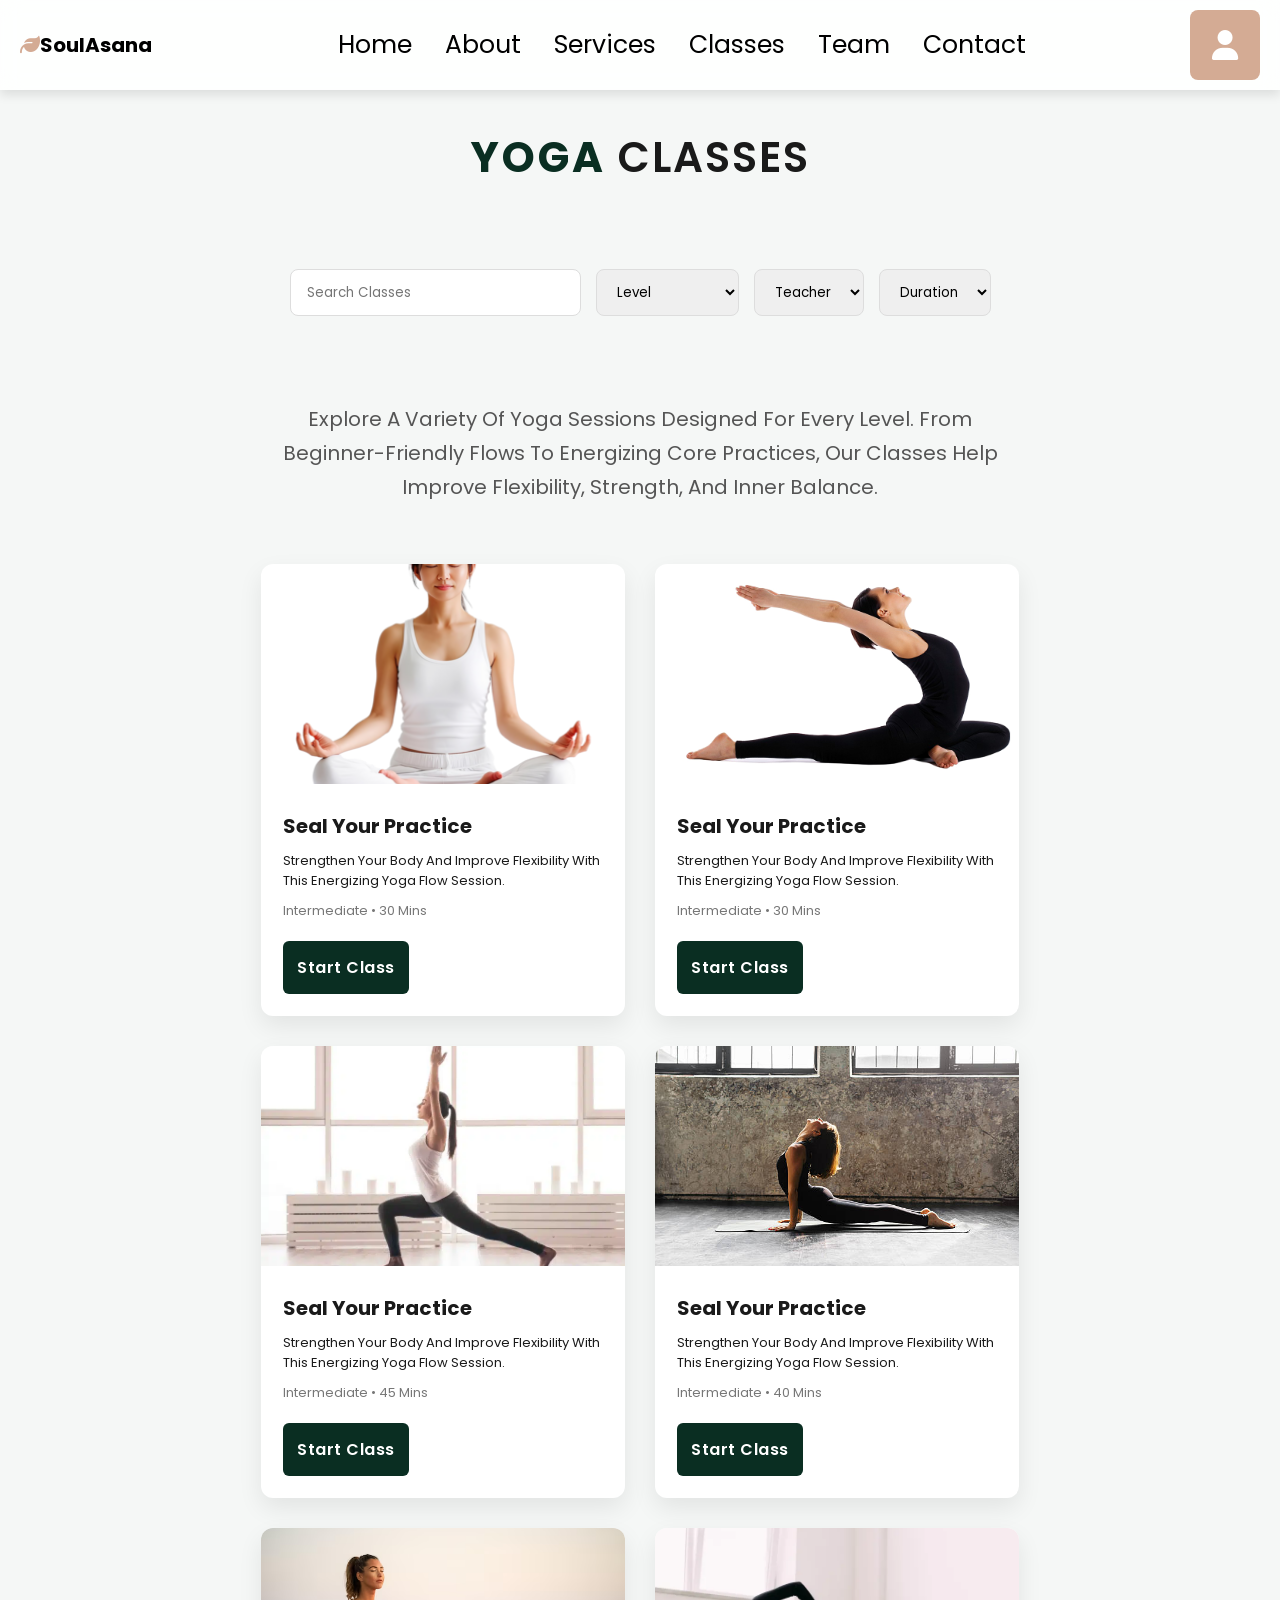
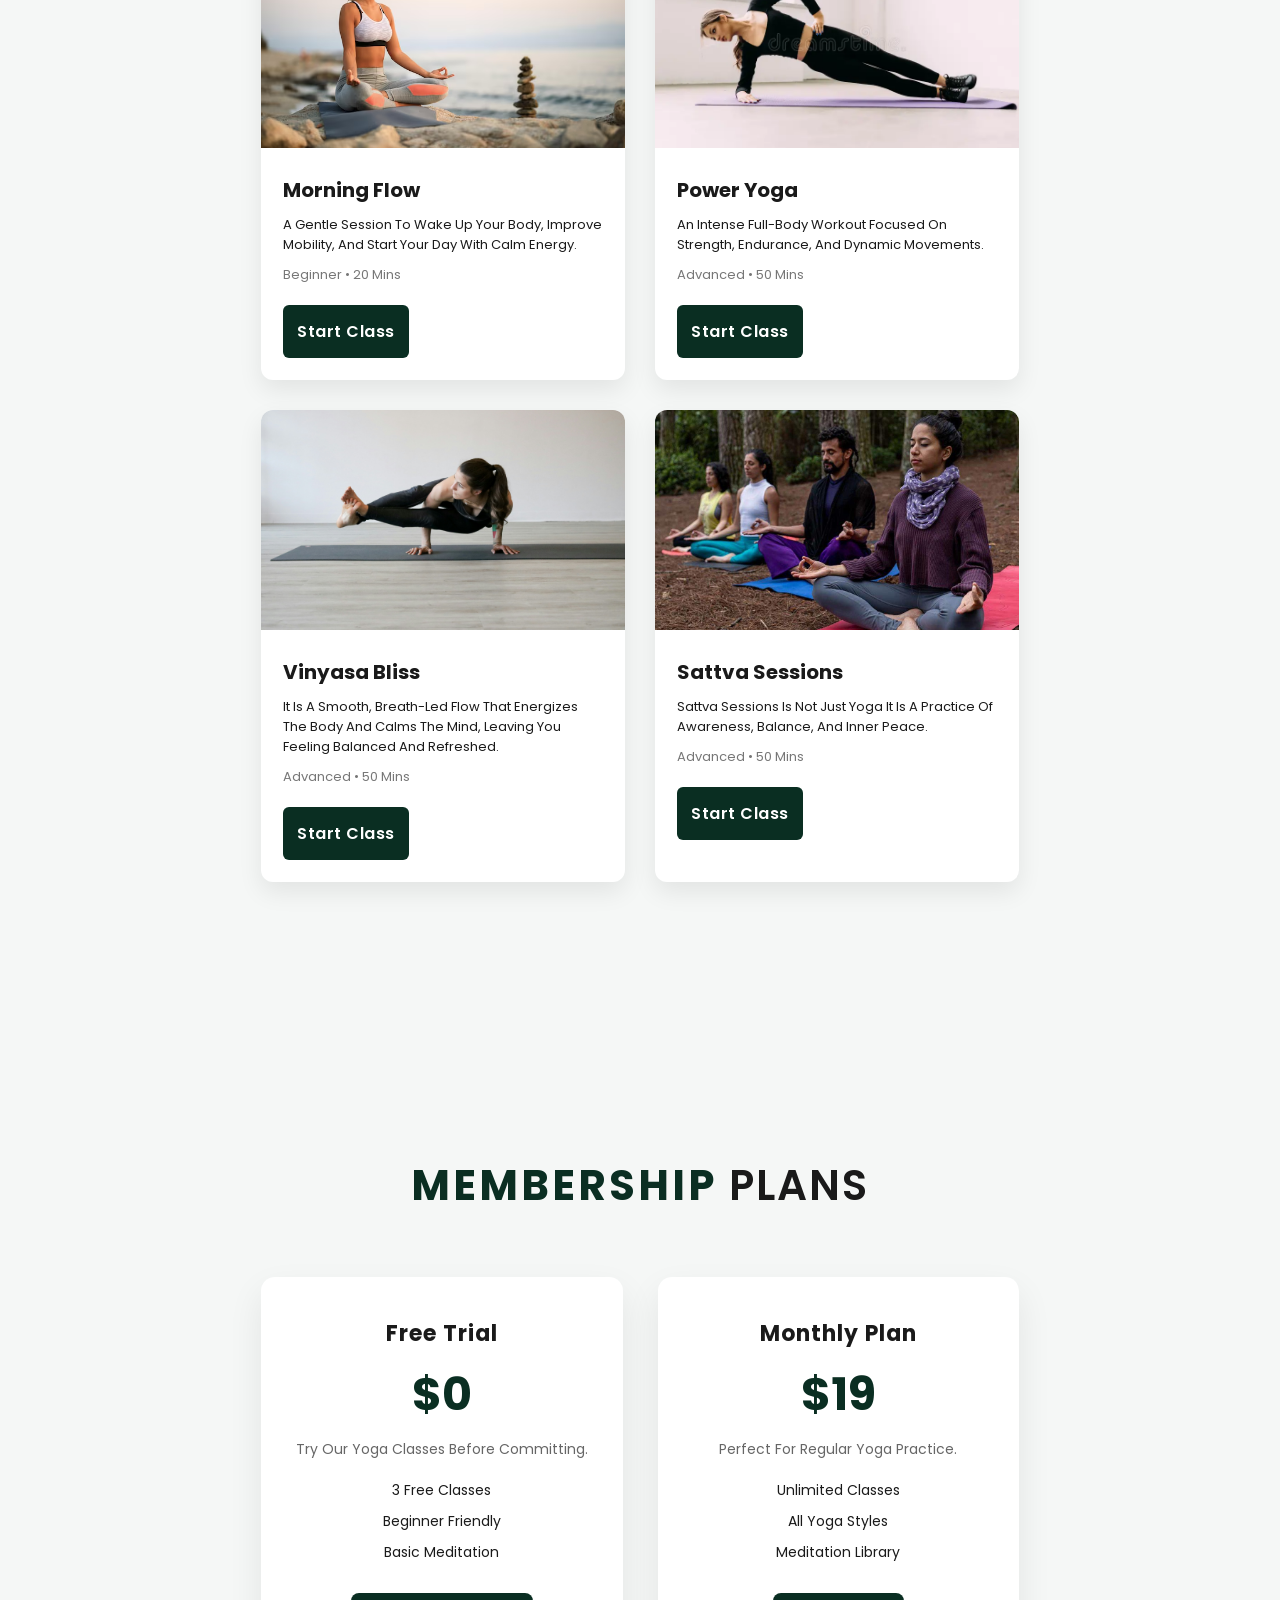
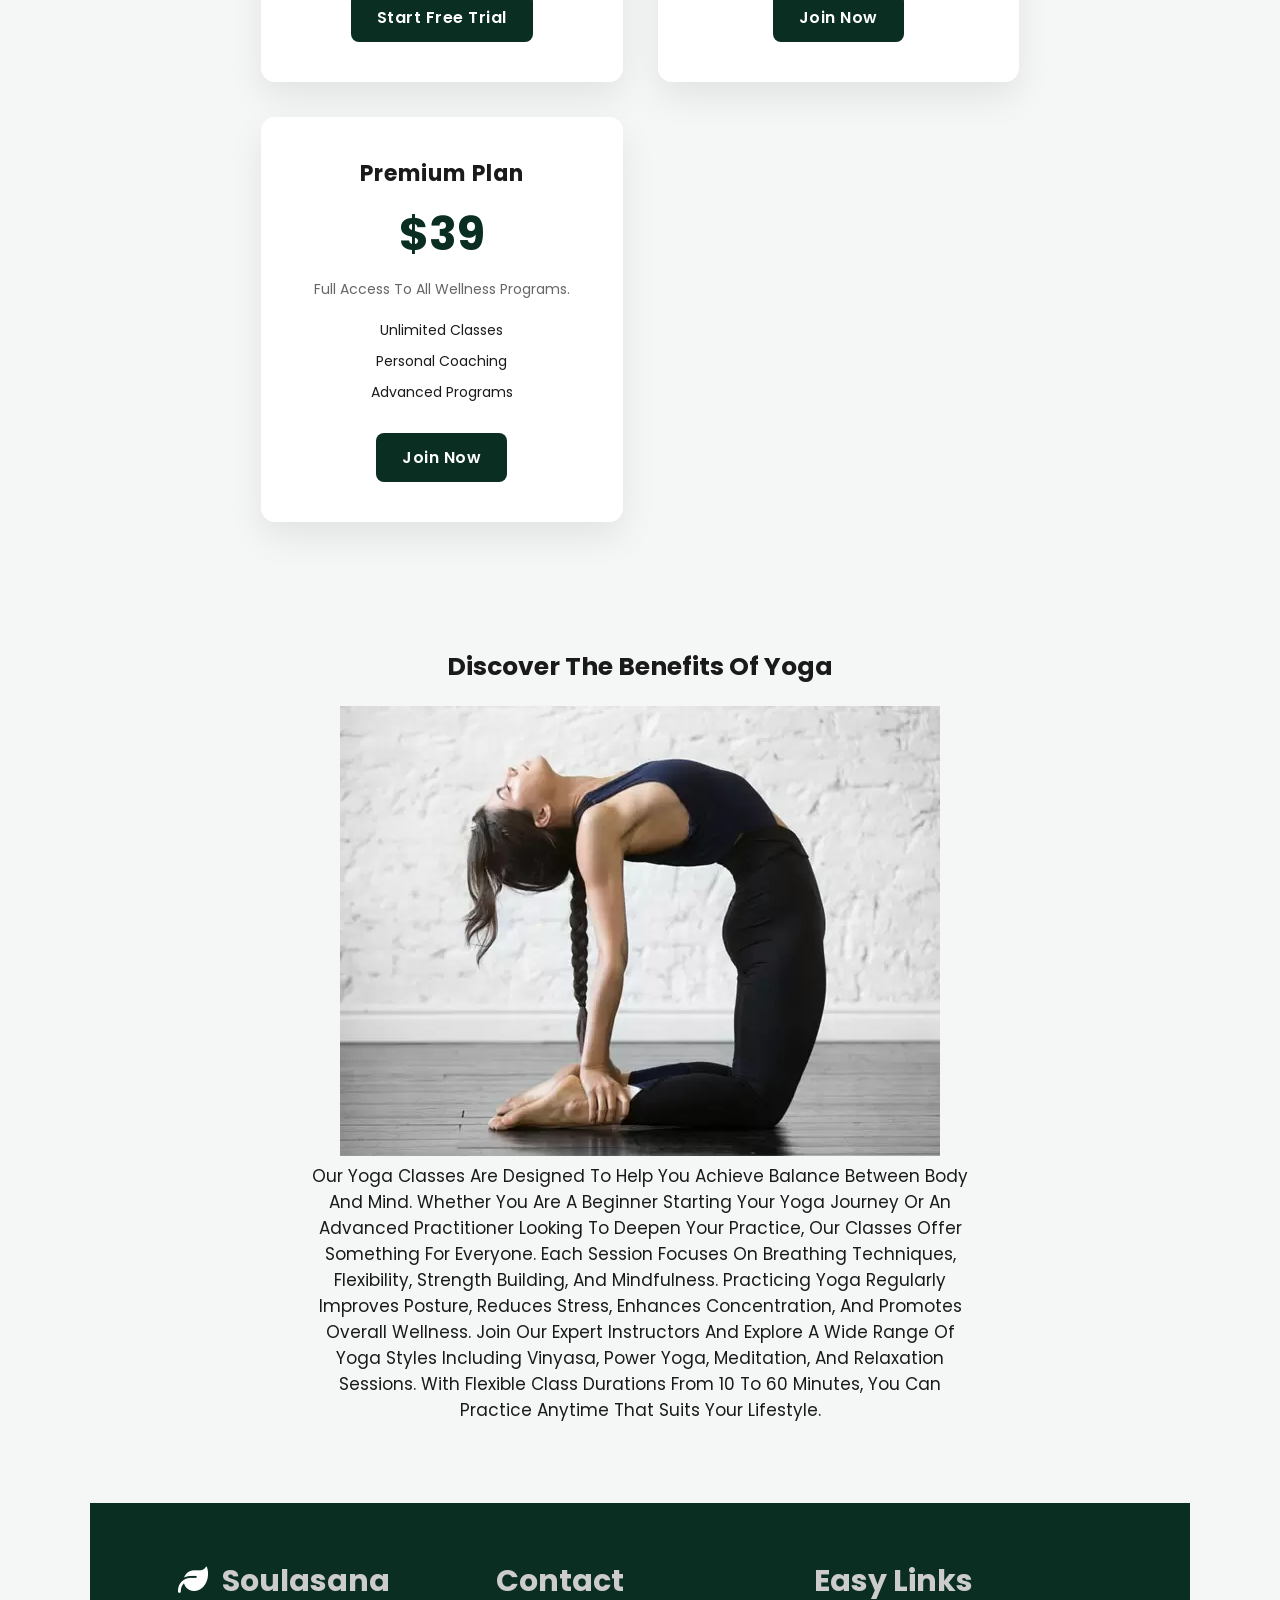
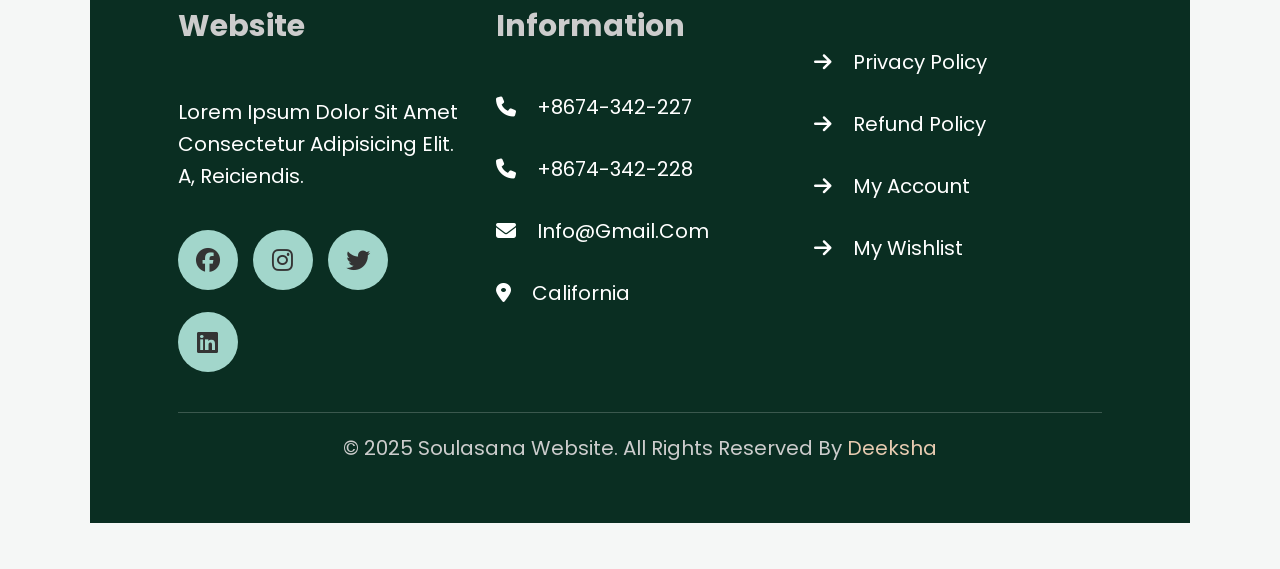
<file: classes.html>
<!DOCTYPE html>
<html lang="en">

<head>
    <meta charset="UTF-8">
    <meta name="viewport" content="width=device-width, initial-scale=1.0">
    <title>yoga website</title>
    <link rel="stylesheet" href="https://cdnjs.cloudflare.com/ajax/libs/font-awesome/6.5.1/css/all.min.css">
    <!-- swiper cdn link -->
    <link rel="stylesheet" href="https://cdn.jsdelivr.net/npm/swiper@11/swiper-bundle.min.css">
    <!-- custom css link -->
    <link rel="stylesheet" href="stylee.css">

    <!-- font awsome icon -->
    <link rel="stylesheet" href="https://cdnjs.cloudflare.com/ajax/libs/font-awesome/6.5.0/css/all.min.css">
    <link rel="stylesheet" href="https://cdnjs.cloudflare.com/ajax/libs/font-awesome/6.5.1/css/all.min.css">

    <link rel="stylesheet" href="https://cdnjs.cloudflare.com/ajax/libs/font-awesome/6.5.1/css/all.min.css">
</head>
<script src="https://cdn.jsdelivr.net/npm/swiper@11/swiper-bundle.min.js"></script>

<body>
    <!-- hearder section start -->
    <header class="header">
        <a href="#" class="logo"> <i class="fas fa-leaf"></i>SoulAsana</a>

        <nav class="navbar">
            <a href="index.html">Home</a>
            <a href="about.html">About</a>
            <a href="services.html">Services</a>
            <a href="classes.html">Classes</a>
            <a href="team.html">Team</a>
            <a href="contact.html">Contact</a>

        </nav>

        <div class="icons">
            <div class="fas fa-bars" id="menu-btn"></div>
            <div class="fas fa-user" id="user-btn"></div>
        </div>

        <form action="#" class="login-form">
            <h3>Login Form</h3>

            <input type="email" name="email" placeholder="Enter Your Email" class="box" required>
            <input type="password" name="password" placeholder="Enter Your Password" class="box" required>

            <div class="remember">
                <input type="checkbox" name="remember" id="remember">
                <label for="remember"> Remember Me</label>
            </div>

            <input type="submit" value="Login" class="btn">

            <p>Forgot Password? <a href="#">Click Here</a></p>
            <p>Don't have an account? <a href="#">Create one</a></p>
        </form>

    </header>




    <!-- classes start -->
    <section class="classes">

        <h1 class="heading"><span>Yoga</span> Classes</h1>

        <!-- filter bar -->
        <div class="filter-bar">
            <input type="text" id="search" placeholder="Search classes">

            <select id="level">
                <option value="all">Level</option>
                <option value="Beginner">Beginner</option>
                <option value="Intermediate">Intermediate</option>
                <option value="Advanced">Advanced</option>
            </select>

            <select id="teacher">
                <option value="all">Teacher</option>
                <option value="Irene">Irene</option>
                <option value="Gen">Gen</option>
            </select>

            <select id="duration">
                <option value="all">Duration</option>
                <option value="20">20 mins</option>
                <option value="30">30 mins</option>
                <option value="60">60 mins</option>
            </select>
        </div>
        <!-- filter bar ends -->
        <section class="classes">



            <p class="class-desc">
                Explore a variety of yoga sessions designed for every level.
                From beginner-friendly flows to energizing core practices,
                our classes help improve flexibility, strength, and inner balance.
            </p>

            <div class="class-container">

                <div class="class-card" data-title="Seal Your Practice" data-level="Intermediate" data-teacher="Irene"
                    data-duration="30">

                    <img src="1.png" alt="Yoga Class">
                    <div class="class-content">
                        <h3>Seal Your Practice</h3>
                        <p>Strengthen your body and improve flexibility with this energizing yoga flow session.</p>
                        <span class="class-info">Intermediate • 30 mins</span>
                        <a href="#" class="btn">Start Class</a>
                    </div>
                </div>

                <div class="class-card" data-title="Seal Your Practice" data-level="Intermediate" data-teacher="Irene"
                    data-duration="30">

                    <img src="2.png" alt="Yoga Class">
                    <div class="class-content">
                        <h3>Seal Your Practice</h3>
                        <p>Strengthen your body and improve flexibility with this energizing yoga flow session.</p>
                        <span class="class-info">Intermediate • 30 mins</span>
                        <a href="#" class="btn">Start Class</a>
                    </div>
                </div>


                <div class="class-card" data-title="Seal Your Practice" data-level="Intermediate" data-teacher="Irene"
                    data-duration="30">

                    <img src="3.webp" alt="Yoga Class">
                    <div class="class-content">
                        <h3>Seal Your Practice</h3>
                        <p>Strengthen your body and improve flexibility with this energizing yoga flow session.</p>
                        <span class="class-info">Intermediate • 45 mins</span>
                        <a href="#" class="btn">Start Class</a>
                    </div>
                </div>



                <div class="class-card" data-title="Seal Your Practice" data-level="Intermediate" data-teacher="Irene"
                    data-duration="30">

                    <img src="44.jpg" alt="Yoga Class">
                    <div class="class-content">
                        <h3>Seal Your Practice</h3>
                        <p>Strengthen your body and improve flexibility with this energizing yoga flow session.</p>
                        <span class="class-info">Intermediate • 40 mins</span>
                        <a href="#" class="btn">Start Class</a>
                    </div>
                </div>


                <div class="class-card" data-title="Morning Flow" data-level="Beginner" data-teacher="Aisha"
                    data-duration="20">
                    <img src="meditation yogaa.avif" alt="Yoga Class">
                    <div class="class-content">
                        <h3>Morning Flow</h3>
                        <p>A gentle session to wake up your body, improve mobility, and start your day with calm energy.
                        </p>
                        <span class="class-info">Beginner • 20 mins</span>
                        <a href="#" class="btn">Start Class</a>
                    </div>
                </div>

                <div class="class-card" data-title="Power Yoga" data-level="Advanced" data-teacher="Rahul"
                    data-duration="50">
                    <img src="plank.webp" alt="Yoga Class">
                    <div class="class-content">
                        <h3>Power Yoga</h3>
                        <p>An intense full-body workout focused on strength, endurance, and dynamic movements.</p>
                        <span class="class-info">Advanced • 50 mins</span>
                        <a href="#" class="btn">Start Class</a>
                    </div>
                </div>

                <div class="class-card" data-title="Power Yoga" data-level="Advanced" data-teacher="Rahul"
                    data-duration="50">
                    <img src="katie-bush-FqJQvAzcH6Y-unsplash.jpg" alt="Yoga Class">
                    <div class="class-content">
                        <h3>Vinyasa Bliss</h3>
                        <p>It is a smooth, breath-led flow that energizes the body and calms the mind, leaving you feeling balanced and refreshed.</p>
                        <span class="class-info">Advanced • 50 mins</span>
                        <a href="#" class="btn">Start Class</a>
                    </div>
                </div>


                <div class="class-card" data-title="Power Yoga" data-level="Advanced" data-teacher="Rahul"
                    data-duration="50">
                    <img src="Sattva-Yoga-Retreat-Rishikesh-1024x675.jpg" alt="Yoga Class">
                    <div class="class-content">
                        <h3>Sattva Sessions</h3>
                        <p> Sattva Sessions is not just yoga it is a practice of awareness, balance, and inner peace.</p>
                        <span class="class-info">Advanced • 50 mins</span>
                        <a href="#" class="btn">Start Class</a>
                    </div>
                </div>




            </div>

        </section>

        <section class="pricing">

            <h1 class="heading"><span>Membership</span> Plans</h1>

            <div class="pricing-container">

                <div class="price-card">
                    <h3>Free Trial</h3>
                    <h2>$0</h2>
                    <p>Try our yoga classes before committing.</p>
                    <ul>
                        <li>3 Free Classes</li>
                        <li>Beginner Friendly</li>
                        <li>Basic Meditation</li>
                    </ul>
                    <a href="#" class="btn">Start Free Trial</a>
                </div>

                <div class="price-card">
                    <h3>Monthly Plan</h3>
                    <h2>$19</h2>
                    <p>Perfect for regular yoga practice.</p>
                    <ul>
                        <li>Unlimited Classes</li>
                        <li>All Yoga Styles</li>
                        <li>Meditation Library</li>
                    </ul>
                    <a href="#" class="btn">Join Now</a>
                </div>

                <div class="price-card">
                    <h3>Premium Plan</h3>
                    <h2>$39</h2>
                    <p>Full access to all wellness programs.</p>
                    <ul>
                        <li>Unlimited Classes</li>
                        <li>Personal Coaching</li>
                        <li>Advanced Programs</li>
                    </ul>
                    <a href="#" class="btn">Join Now</a>
                </div>

            </div>

        </section>



        <section class="class-info-section">

            <h2>Discover the Benefits of Yoga</h2>
            <img src="yi 3.webp" alt="">

            <p>
                Our yoga classes are designed to help you achieve balance between body and mind.
                Whether you are a beginner starting your yoga journey or an advanced practitioner
                looking to deepen your practice, our classes offer something for everyone.

                Each session focuses on breathing techniques, flexibility, strength building,
                and mindfulness. Practicing yoga regularly improves posture, reduces stress,
                enhances concentration, and promotes overall wellness.

                Join our expert instructors and explore a wide range of yoga styles including
                Vinyasa, Power Yoga, Meditation, and Relaxation sessions. With flexible class
                durations from 10 to 60 minutes, you can practice anytime that suits your lifestyle.
            </p>

        </section>



        <!-- footer section start  -->
        <section class="footer">

            <div class="box-container">

                <div class="box">
                    <h3><i class="fas fa-leaf"></i> Soulasana Website</h3>

                    <p>Lorem ipsum dolor sit amet consectetur adipisicing elit. A, reiciendis.</p>

                    <div class="share">
                        <a href="#" class="fab fa-facebook"></a>
                        <a href="#" class="fab fa-instagram"></a>
                        <a href="#" class="fab fa-twitter"></a>
                        <a href="#" class="fab fa-linkedin"></a>
                    </div>
                </div>


                <div class="box">
                    <h3>Contact Information</h3>

                    <a href="#" class="links">
                        <i class="fas fa-phone"></i> +8674-342-227
                    </a>

                    <a href="#" class="links">
                        <i class="fas fa-phone"></i> +8674-342-228
                    </a>

                    <a href="#" class="links">
                        <i class="fas fa-envelope"></i> info@gmail.com
                    </a>

                    <a href="#" class="links">
                        <i class="fas fa-map-marker-alt"></i> California
                    </a>
                </div>


                <div class="box">
                    <h3>Easy Links</h3>

                    <a href="#" class="links">
                        <i class="fas fa-arrow-right"></i> Privacy Policy
                    </a>

                    <a href="#" class="links">
                        <i class="fas fa-arrow-right"></i> Refund Policy
                    </a>

                    <a href="#" class="links">
                        <i class="fas fa-arrow-right"></i> My Account
                    </a>

                    <a href="#" class="links">
                        <i class="fas fa-arrow-right"></i> My Wishlist
                    </a>

                </div>

            </div>


            <div class="credit">
                &copy; 2025 Soulasana Website. All rights reserved by
                <a href="#" class="link">Deeksha</a>
            </div>

        </section>


        <!-- footer ends -->




        <!-- js cdn -->
        <script>

            const search = document.getElementById("search");
            const level = document.getElementById("level");
            const teacher = document.getElementById("teacher");
            const duration = document.getElementById("duration");

            const cards = document.querySelectorAll(".class-card");
            const noResult = document.getElementById("noResult");

            function filterYoga() {

                let searchValue = search.value.toLowerCase();
                let levelValue = level.value;
                let teacherValue = teacher.value;
                let durationValue = duration.value;

                let visible = 0;

                cards.forEach(card => {

                    let title = card.dataset.title.toLowerCase();
                    let cLevel = card.dataset.level;
                    let cTeacher = card.dataset.teacher;
                    let cDuration = card.dataset.duration;

                    let matchSearch = title.includes(searchValue);
                    let matchLevel = levelValue === "all" || cLevel === levelValue;
                    let matchTeacher = teacherValue === "all" || cTeacher === teacherValue;
                    let matchDuration = durationValue === "all" || cDuration === durationValue;

                    if (matchSearch && matchLevel && matchTeacher && matchDuration) {

                        card.classList.remove("hide");

                        setTimeout(() => {
                            card.style.position = "relative";
                        }, 200);

                        visible++;

                    } else {

                        card.classList.add("hide");

                    }

                });

                if (visible === 0) {
                    noResult.style.display = "block";
                } else {
                    noResult.style.display = "none";
                }

            }

            search.addEventListener("input", filterYoga);
            level.addEventListener("change", filterYoga);
            teacher.addEventListener("change", filterYoga);
            duration.addEventListener("change", filterYoga);

        </script>







</body>

</html>
</file>
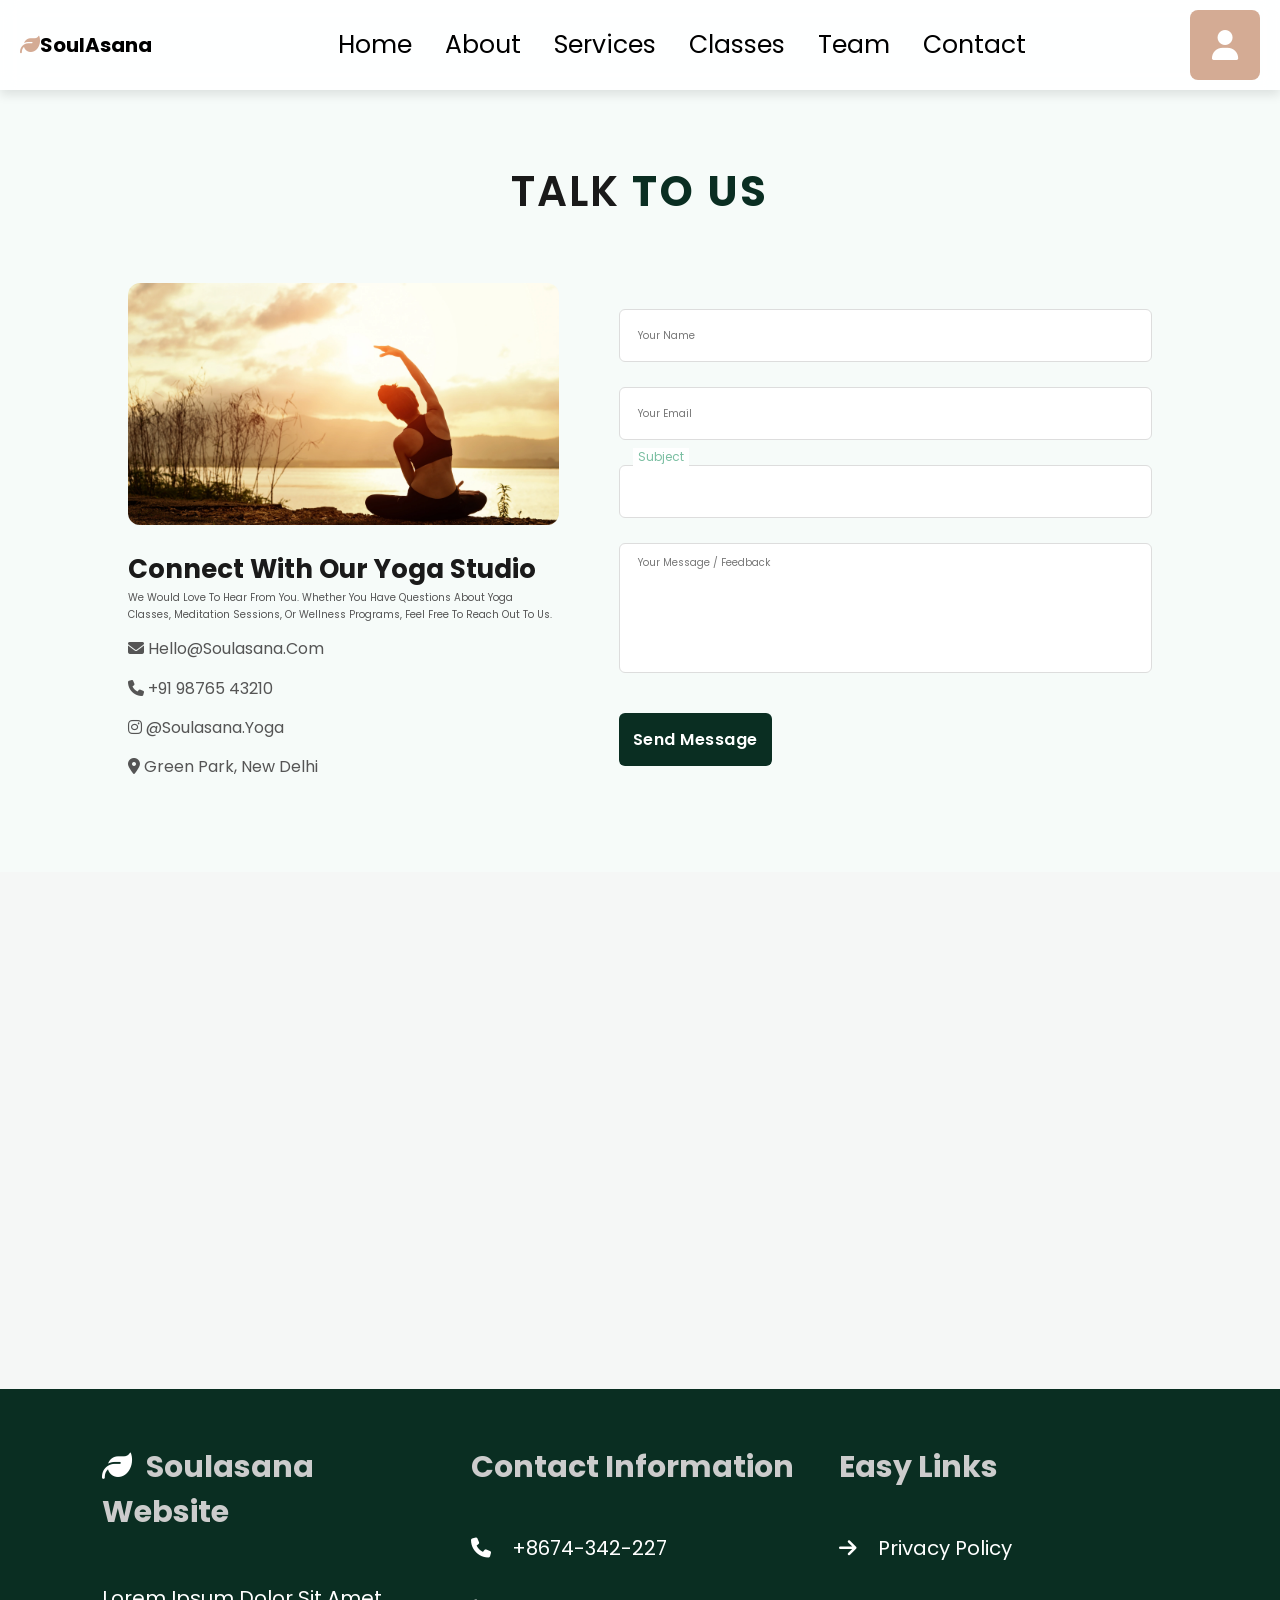
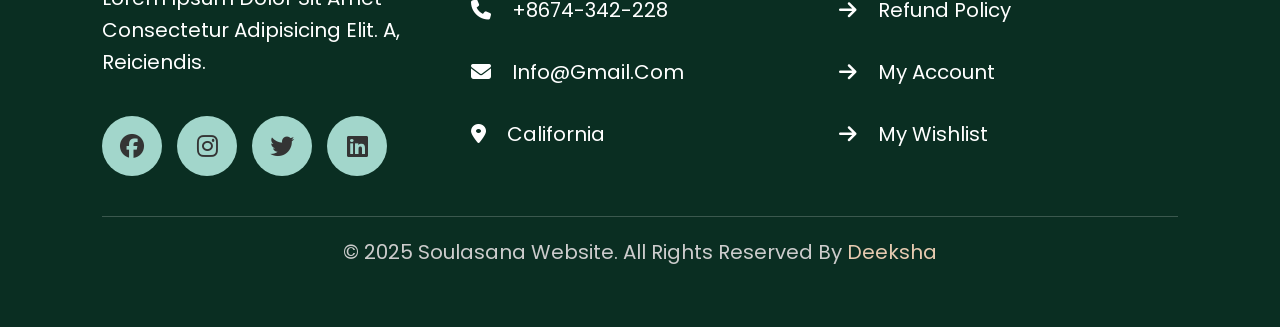
<file: contact.html>
<!DOCTYPE html>
<html lang="en">
<head>
    <meta charset="UTF-8">
    <meta name="viewport" content="width=device-width, initial-scale=1.0">
    <title>Document</title>
    <link rel="stylesheet" href="https://cdnjs.cloudflare.com/ajax/libs/font-awesome/6.5.1/css/all.min.css">
    <!-- swiper cdn link -->
    <link rel="stylesheet" href="https://cdn.jsdelivr.net/npm/swiper@11/swiper-bundle.min.css">
    <!-- custom css link -->
    <link rel="stylesheet" href="stylee.css">

    <!-- font awsome icon -->
     <link rel="stylesheet" href="https://cdnjs.cloudflare.com/ajax/libs/font-awesome/6.5.0/css/all.min.css">
     <link rel="stylesheet" href="https://cdnjs.cloudflare.com/ajax/libs/font-awesome/6.5.1/css/all.min.css">

     <link rel="stylesheet" href="https://cdnjs.cloudflare.com/ajax/libs/font-awesome/6.5.1/css/all.min.css">
</head>
<script src="https://cdn.jsdelivr.net/npm/swiper@11/swiper-bundle.min.js"></script>
<body>
     <!-- hearder section start -->
    <header class="header">
    <a href="#" class="logo"> <i class="fas fa-leaf"></i>SoulAsana</a>

    <nav class="navbar">
        <a href="index.html">Home</a>
        <a href="about.html">About</a>
        <a href="services.html">Services</a>
        <a href="classes.html">Classes</a>
        <a href="team.html">Team</a>
        <a href="contact.html">Contact</a>

    </nav>

    <div class="icons">
        <div class="fas fa-bars" id="menu-btn"></div>
        <div class="fas fa-user" id="user-btn"></div>
    </div>

    <form action="#" class="login-form">
    <h3>Login Form</h3>

    <input type="email" name="email" placeholder="Enter Your Email" class="box" required>
     <input type="password" name="password" placeholder="Enter Your Password" class="box" required>

    <div class="remember">
        <input type="checkbox" name="remember" id="remember">
        <label for="remember"> Remember me</label>
    </div>

    <input type="submit" value="Login" class="btn">

    <p>Forgot Password? <a href="#">Click here</a></p>
    <p>Don't have an account? <a href="#">Create One</a></p>
</form>

</header>
<!-- hearder section ends -->

<!-- contact section start -->
<!-- TALK TO US SECTION -->

<section class="contact">

    <h1 class="heading">Talk <span>To Us</span></h1>

    <div class="contact-container">

        <!-- LEFT SIDE -->

        <div class="contact-info">

            <div class="image-box">
                <img src="Yoga-Wellness-Retreats-in-India.webp" alt="Yoga Contact">
            </div>

            <h3>Connect With Our Yoga Studio</h3>

            <p>
                We would love to hear from you. Whether you have questions about
                yoga classes, meditation sessions, or wellness programs,
                feel free to reach out to us.
            </p>

            <div class="info-box">
                <p><i class="fas fa-envelope"></i> hello@soulasana.com</p>
                <p><i class="fas fa-phone"></i> +91 98765 43210</p>
                <p><i class="fab fa-instagram"></i> @soulasana.yoga</p>
                <p><i class="fas fa-map-marker-alt"></i> Green Park, New Delhi</p>
            </div>

        </div>

        <!-- RIGHT SIDE FORM -->

        <div class="contact-form">

            <form>

                <div class="input-box">
                    <input type="text" required>
                    <label>Your Name</label>
                </div>

                <div class="input-box">
                    <input type="email" required>
                    <label>Your Email</label>
                </div>

                <div class="input-box">
                    <input type="text">
                    <label>Subject</label>
                </div>

                <div class="input-box">
                    <textarea required></textarea>
                    <label>Your Message / Feedback</label>
                </div>

                <button class="btn">Send Message</button>

            </form>

        </div>

    </div>

</section>


<!-- MAP -->

<section class="map">
    <iframe
    src="https://maps.google.com/maps?q=green%20park%20delhi&t=&z=13&ie=UTF8&iwloc=&output=embed">
    </iframe>
</section>


<!-- FOOTER -->

<section class="footer">

    <div class="box-container">

        <div class="box">
            <h3><i class="fas fa-leaf"></i> Soulasana Website</h3>

            <p>Lorem ipsum dolor sit amet consectetur adipisicing elit. A, reiciendis.</p>

            <div class="share">
                <a href="#" class="fab fa-facebook"></a>
                <a href="#" class="fab fa-instagram"></a>
                <a href="#" class="fab fa-twitter"></a>
                <a href="#" class="fab fa-linkedin"></a>
            </div>
        </div>


        <div class="box">
            <h3>Contact Information</h3>

            <a href="#" class="links">
                <i class="fas fa-phone"></i> +8674-342-227
            </a>

            <a href="#" class="links">
                <i class="fas fa-phone"></i> +8674-342-228
            </a>

            <a href="#" class="links">
                <i class="fas fa-envelope"></i> info@gmail.com
            </a>

            <a href="#" class="links">
                <i class="fas fa-map-marker-alt"></i> California
            </a>
        </div>


        <div class="box">
            <h3>Easy Links</h3>

            <a href="#" class="links">
                <i class="fas fa-arrow-right"></i> Privacy Policy
            </a>

            <a href="#" class="links">
                <i class="fas fa-arrow-right"></i> Refund Policy
            </a>

            <a href="#" class="links">
                <i class="fas fa-arrow-right"></i> My Account
            </a>

            <a href="#" class="links">
                <i class="fas fa-arrow-right"></i> My Wishlist
            </a>

        </div>

    </div>


    <div class="credit">
        &copy; 2025 Soulasana Website. All rights reserved by
        <a href="#" class="link">Deeksha</a>
    </div>

</section>

</body>
</html>
</file>
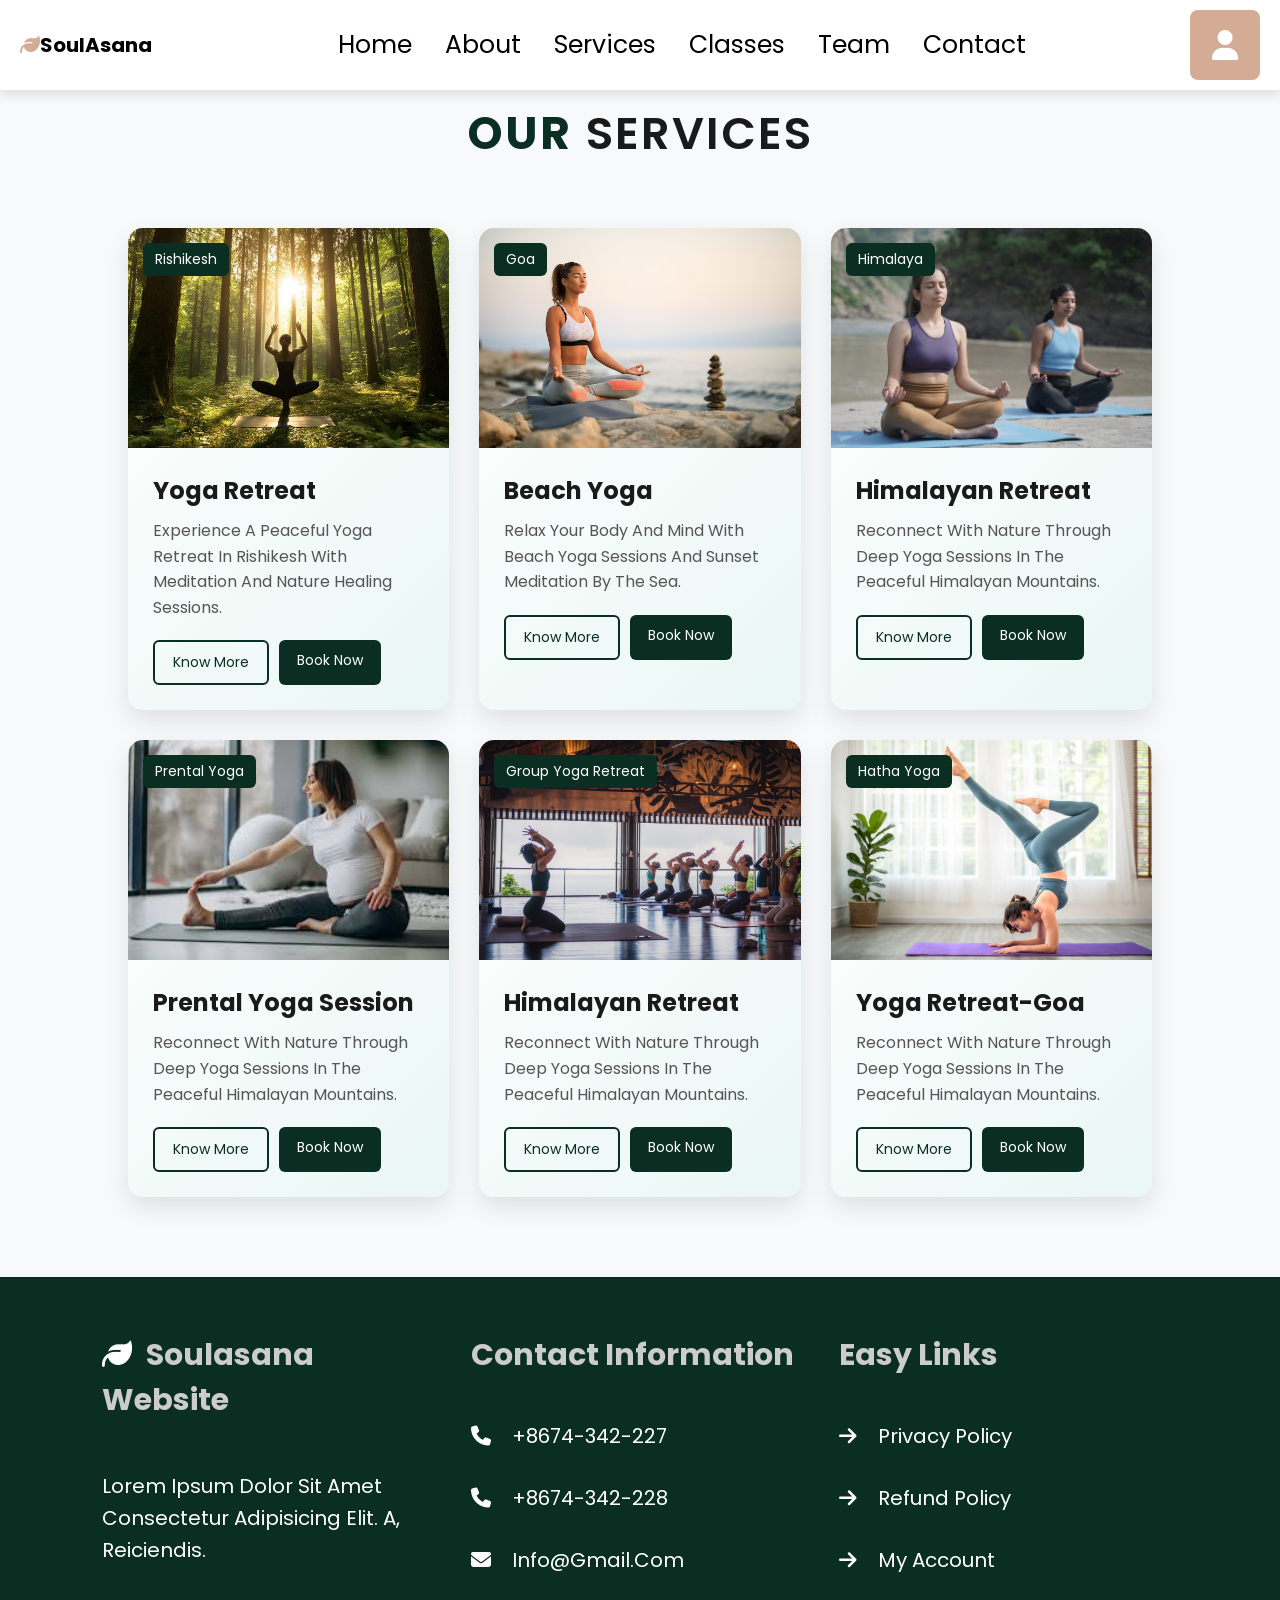
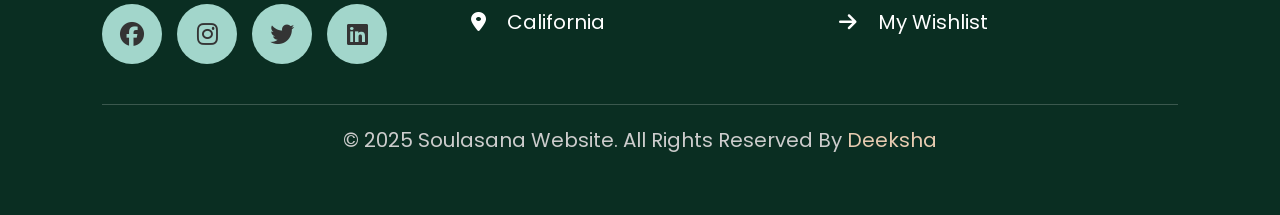
<file: services.html>
<!DOCTYPE html>
<html lang="en">

<head>
    <meta charset="UTF-8">
    <meta name="viewport" content="width=device-width, initial-scale=1.0">
    <title>yoga website</title>
    <link rel="stylesheet" href="https://cdnjs.cloudflare.com/ajax/libs/font-awesome/6.5.1/css/all.min.css">
    <!-- swiper cdn link -->
    <link rel="stylesheet" href="https://cdn.jsdelivr.net/npm/swiper@11/swiper-bundle.min.css">
    <!-- custom css link -->
    <link rel="stylesheet" href="stylee.css">

    <!-- font awsome icon -->
    <link rel="stylesheet" href="https://cdnjs.cloudflare.com/ajax/libs/font-awesome/6.5.0/css/all.min.css">
    <link rel="stylesheet" href="https://cdnjs.cloudflare.com/ajax/libs/font-awesome/6.5.1/css/all.min.css">

    <link rel="stylesheet" href="https://cdnjs.cloudflare.com/ajax/libs/font-awesome/6.5.1/css/all.min.css">
</head>
<script src="https://cdn.jsdelivr.net/npm/swiper@11/swiper-bundle.min.js"></script>

<body>

    <!-- hearder section start -->
    <header class="header">
        <a href="#" class="logo"> <i class="fas fa-leaf"></i>SoulAsana</a>

        <nav class="navbar">
            <a href="index.html">Home</a>
            <a href="about.html">About</a>
            <a href="services.html">Services</a>
            <a href="classes.html">Classes</a>
            <a href="team.html">Team</a>
            <a href="contact.html">Contact</a>

        </nav>

        <div class="icons">
            <div class="fas fa-bars" id="menu-btn"></div>
            <div class="fas fa-user" id="user-btn"></div>
        </div>

        <form action="#" class="login-form">
            <h3>Login Form</h3>

            <input type="email" name="email" placeholder="Enter Your Email" class="box" required>
            <input type="password" name="password" placeholder="Enter Your Password" class="box" required>

            <div class="remember">
                <input type="checkbox" name="remember" id="remember">
                <label for="remember"> Remember me</label>
            </div>

            <input type="submit" value="Login" class="btn">

            <p>Forgot Password? <a href="#">Click here</a></p>
            <p>Don't have an account? <a href="#">Create one</a></p>
        </form>

    </header>
    <!-- hearder section ends -->



    <!-- services start -->
    <section class="services" id="services">

        <h1 class="heading"><span>Our</span> Services</h1>

        <div class="service-container">

            <div class="service-card">

                <span class="location">Rishikesh</span>
               
                <img src="forest yoga about.webp" alt="">

                <div class="content">
                    <h3>Yoga Retreat</h3>
                    <p>Experience a peaceful yoga retreat in Rishikesh with meditation and nature healing sessions.</p>

                    <div class="buttons">
                        <a href="#" class="know-btn">Know More</a>
                        <a href="#" class="book-btn">Book Now</a>
                    </div>

                </div>

            </div>


            <div class="service-card">

                <span class="location">Goa</span>
                

                <img src="meditation yogaa.avif" alt="">

                <div class="content">
                    <h3>Beach Yoga</h3>
                    <p>Relax your body and mind with beach yoga sessions and sunset meditation by the sea.</p>

                    <div class="buttons">
                        <a href="#" class="know-btn">Know More</a>
                        <a href="#" class="book-btn">Book Now</a>
                    </div>

                </div>

            </div>


            <div class="service-card">

                <span class="location">Himalaya</span>
                

                <img src="himalaya.jpg" alt="">

                <div class="content">
                    <h3>Himalayan Retreat</h3>
                    <p>Reconnect with nature through deep yoga sessions in the peaceful Himalayan mountains.</p>

                    <div class="buttons">
                        <a href="#" class="know-btn">Know More</a>
                        <a href="#" class="book-btn">Book Now</a>
                    </div>

                </div>

            </div>

            <div class="service-card">

                <span class="location">Prental Yoga</span>
                

                <img src="parental.jpg" alt="">

                <div class="content">
                    <h3>Prental yoga session</h3>
                    <p>Reconnect with nature through deep yoga sessions in the peaceful Himalayan mountains.</p>

                    <div class="buttons">
                        <a href="#" class="know-btn">Know More</a>
                        <a href="#" class="book-btn">Book Now</a>
                    </div>

                </div>

            </div>

            <div class="service-card">

                <span class="location">Group Yoga Retreat</span>
                

                <img src="group session.jpeg" alt="">

                <div class="content">
                    <h3>Himalayan Retreat</h3>
                    <p>Reconnect with nature through deep yoga sessions in the peaceful Himalayan mountains.</p>

                    <div class="buttons">
                        <a href="#" class="know-btn">Know More</a>
                        <a href="#" class="book-btn">Book Now</a>
                    </div>

                </div>

            </div>

            <div class="service-card">

                <span class="location">Hatha Yoga</span>
               

                <img src="yoga-arm-balances.webp" alt="">

                <div class="content">
                    <h3>Yoga Retreat-Goa</h3>
                    <p>Reconnect with nature through deep yoga sessions in the peaceful Himalayan mountains.</p>

                    <div class="buttons">
                        <a href="#" class="know-btn">Know More</a>
                        <a href="#" class="book-btn">Book Now</a>
                    </div>

                </div>

            </div>


        </div>

    </section>

    <!-- ends -->

    <!-- footer section start -->
    <section class="footer">

        <div class="box-container">

            <div class="box">
                <h3><i class="fas fa-leaf"></i> Soulasana Website</h3>

                <p>Lorem ipsum dolor sit amet consectetur adipisicing elit. A, reiciendis.</p>

                <div class="share">
                    <a href="#" class="fab fa-facebook"></a>
                    <a href="#" class="fab fa-instagram"></a>
                    <a href="#" class="fab fa-twitter"></a>
                    <a href="#" class="fab fa-linkedin"></a>
                </div>
            </div>


            <div class="box">
                <h3>Contact Information</h3>

                <a href="#" class="links">
                    <i class="fas fa-phone"></i> +8674-342-227
                </a>

                <a href="#" class="links">
                    <i class="fas fa-phone"></i> +8674-342-228
                </a>

                <a href="#" class="links">
                    <i class="fas fa-envelope"></i> info@gmail.com
                </a>

                <a href="#" class="links">
                    <i class="fas fa-map-marker-alt"></i> California
                </a>
            </div>


            <div class="box">
                <h3>Easy Links</h3>

                <a href="#" class="links">
                    <i class="fas fa-arrow-right"></i> Privacy Policy
                </a>

                <a href="#" class="links">
                    <i class="fas fa-arrow-right"></i> Refund Policy
                </a>

                <a href="#" class="links">
                    <i class="fas fa-arrow-right"></i> My Account
                </a>

                <a href="#" class="links">
                    <i class="fas fa-arrow-right"></i> My Wishlist
                </a>

            </div>

        </div>


        <div class="credit">
            &copy; 2025 Soulasana Website. All rights reserved by
            <a href="#" class="link">Deeksha</a>
        </div>

    </section>
    <!-- footer section ends -->
</body>

</html>
</file>
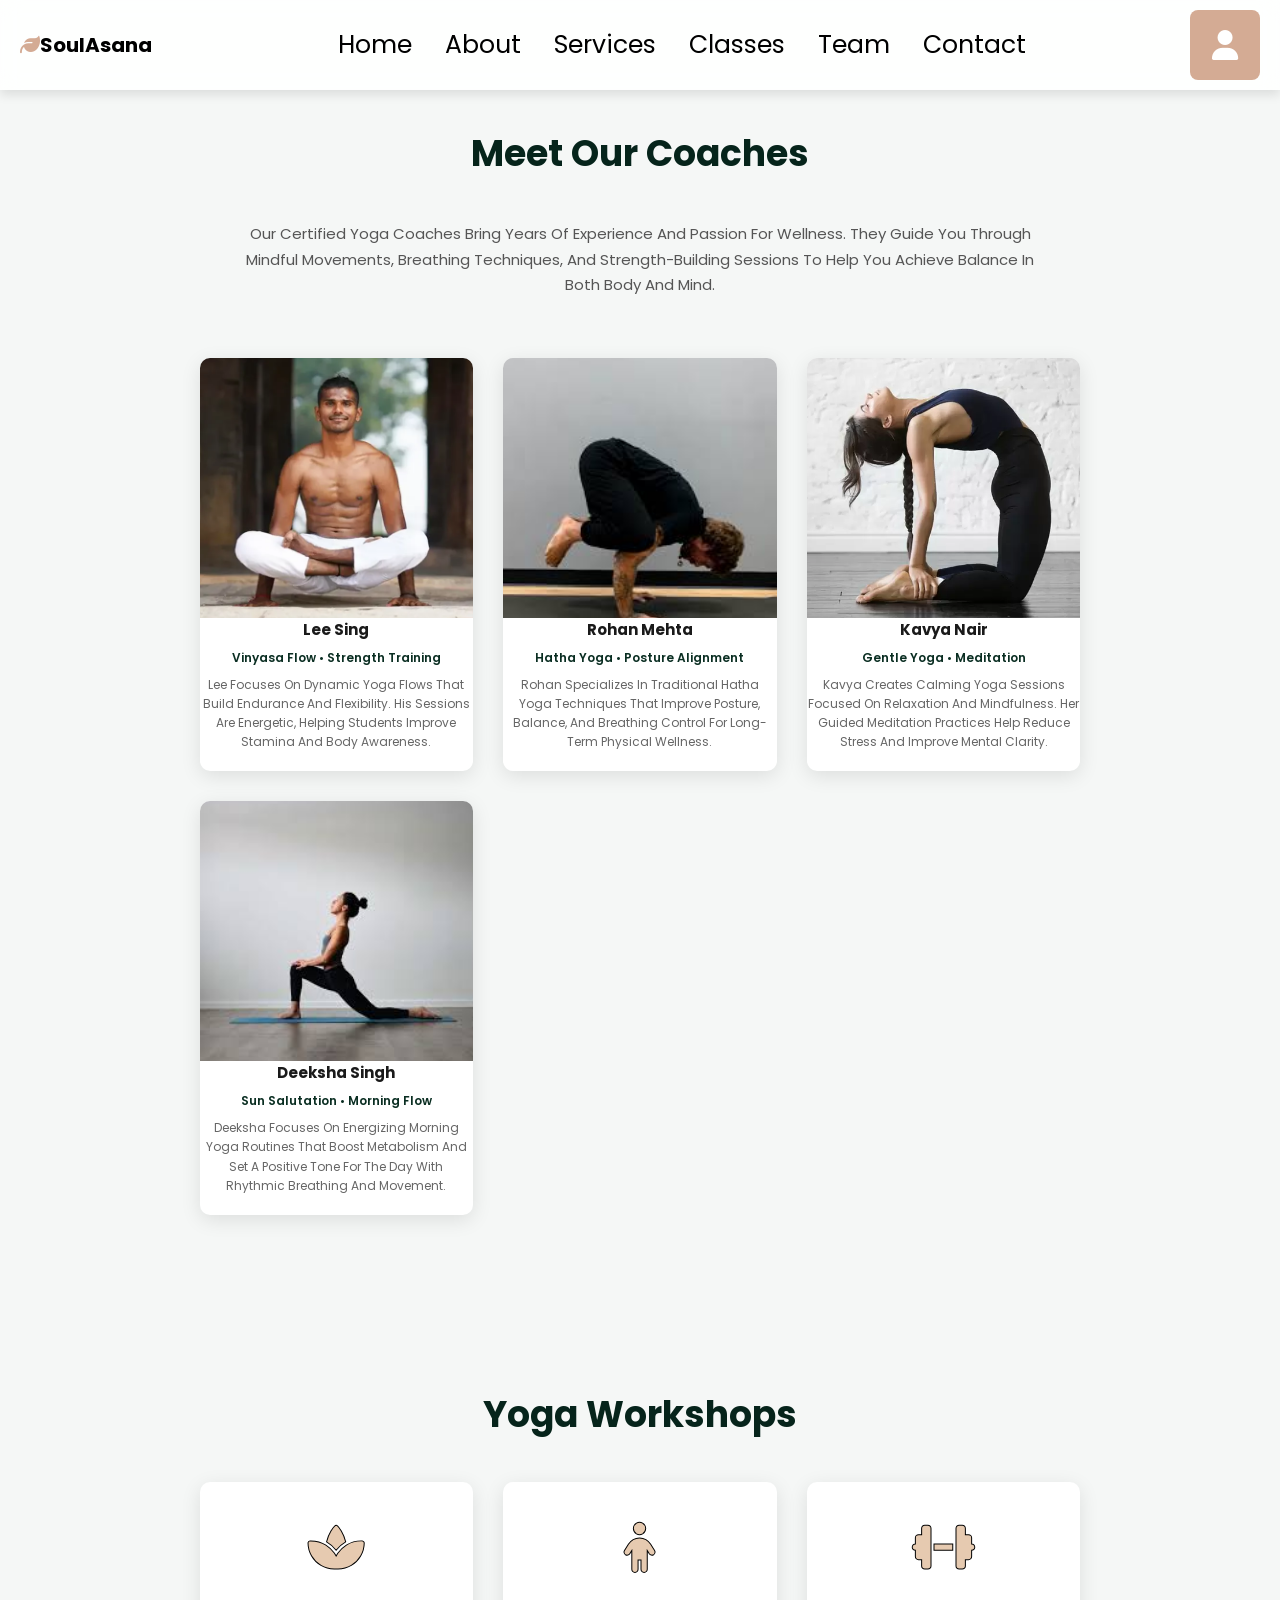
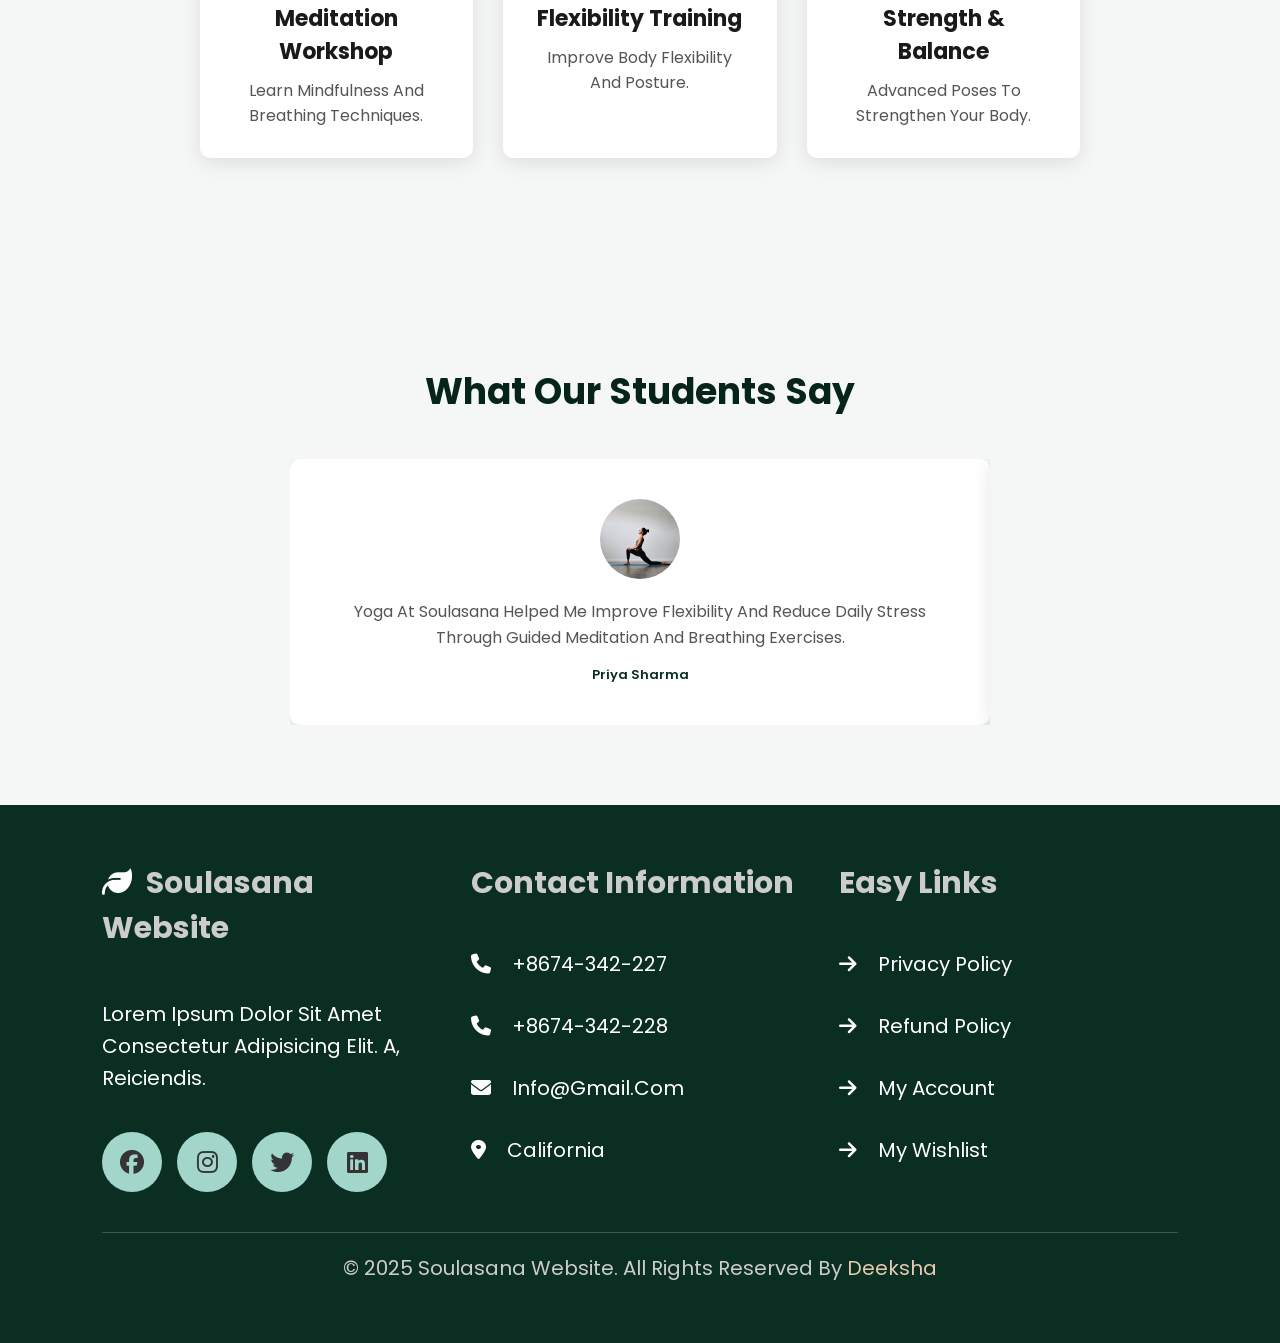
<file: team.html>
<!DOCTYPE html>
<html lang="en">

<head>
    <meta charset="UTF-8">
    <meta name="viewport" content="width=device-width, initial-scale=1.0">
    <title>yoga website</title>
    <link rel="stylesheet" href="https://cdnjs.cloudflare.com/ajax/libs/font-awesome/6.5.1/css/all.min.css">
    <!-- swiper cdn link -->
    <link rel="stylesheet" href="https://cdn.jsdelivr.net/npm/swiper@11/swiper-bundle.min.css">
    <!-- custom css link -->
    <link rel="stylesheet" href="stylee.css">

    <!-- font awsome icon -->
    <link rel="stylesheet" href="https://cdnjs.cloudflare.com/ajax/libs/font-awesome/6.5.0/css/all.min.css">
    <link rel="stylesheet" href="https://cdnjs.cloudflare.com/ajax/libs/font-awesome/6.5.1/css/all.min.css">

    <link rel="stylesheet" href="https://cdnjs.cloudflare.com/ajax/libs/font-awesome/6.5.1/css/all.min.css">
    <link rel="stylesheet" href="https://cdnjs.cloudflare.com/ajax/libs/font-awesome/6.5.0/css/all.min.css">

</head>
<script src="https://cdn.jsdelivr.net/npm/swiper@11/swiper-bundle.min.js"></script>

<body>

    <!-- hearder section start -->
    <header class="header">
        <a href="#" class="logo"> <i class="fas fa-leaf"></i>SoulAsana</a>

        <nav class="navbar">
            <a href="index.html">Home</a>
            <a href="about.html">About</a>
            <a href="services.html">Services</a>
            <a href="classes.html">Classes</a>
            <a href="team.html">Team</a>
            <a href="contact.html">Contact</a>

        </nav>

        <div class="icons">
            <div class="fas fa-bars" id="menu-btn"></div>
            <div class="fas fa-user" id="user-btn"></div>
        </div>

        <form action="#" class="login-form">
            <h3>Login Form</h3>

            <input type="email" name="email" placeholder="Enter Your Email" class="box" required>
            <input type="password" name="password" placeholder="Enter Your Password" class="box" required>

            <div class="remember">
                <input type="checkbox" name="remember" id="remember">
                <label for="remember"> Remember me</label>
            </div>

            <input type="submit" value="Login" class="btn">

            <p>Forgot Password? <a href="#">Click Here</a></p>
            <p>Don't have an account? <a href="#">Create One</a></p>
        </form>

    </header>
    <!-- hearder section ends -->

    <!-- team sevtion start -->


    <!-- COACH SECTION -->

    <!-- Font Awesome Icons -->
    <link rel="stylesheet" href="https://cdnjs.cloudflare.com/ajax/libs/font-awesome/6.5.0/css/all.min.css">

    <section class="coaches" id="coaches">

        <h1 class="section-title">Meet Our Coaches</h1>

        <p class="coach-desc">
            Our certified yoga coaches bring years of experience and passion for wellness.
            They guide you through mindful movements, breathing techniques, and strength-building sessions
            to help you achieve balance in both body and mind.
        </p>

        <div class="coach-container">

            <!-- Coach 1 -->
            <div class="coach-card">
                <div class="coach-img">
                    <img src="yoga instructor 1.webp" alt="Lee Sing">

                    <div class="social-icons">
                        <a href="#"><i class="fab fa-facebook-f"></i></a>
                        <a href="#"><i class="fab fa-instagram"></i></a>
                        <a href="#"><i class="fab fa-twitter"></i></a>
                    </div>
                </div>

                <h3>Lee Sing</h3>
                <p class="coach-skill">Vinyasa Flow • Strength Training</p>
                <p class="coach-bio">
                    Lee focuses on dynamic yoga flows that build endurance and flexibility.
                    His sessions are energetic, helping students improve stamina and body awareness.
                </p>
            </div>

            <!-- Coach 2 -->
            <div class="coach-card">
                <div class="coach-img">
                    <img src="y i 2.jpg" alt="Rohan Mehta">

                    <div class="social-icons">
                        <a href="#"><i class="fab fa-facebook-f"></i></a>
                        <a href="#"><i class="fab fa-instagram"></i></a>
                        <a href="#"><i class="fab fa-twitter"></i></a>
                    </div>
                </div>

                <h3>Rohan Mehta</h3>
                <p class="coach-skill">Hatha Yoga • Posture Alignment</p>
                <p class="coach-bio">
                    Rohan specializes in traditional Hatha yoga techniques that improve posture,
                    balance, and breathing control for long-term physical wellness.
                </p>
            </div>

            <!-- Coach 3 -->
            <div class="coach-card">
                <div class="coach-img">
                    <img src="yi 3.webp" alt="Kavya Nair">

                    <div class="social-icons">
                        <a href="#"><i class="fab fa-facebook-f"></i></a>
                        <a href="#"><i class="fab fa-instagram"></i></a>
                        <a href="#"><i class="fab fa-twitter"></i></a>
                    </div>
                </div>

                <h3>Kavya Nair</h3>
                <p class="coach-skill">Gentle Yoga • Meditation</p>
                <p class="coach-bio">
                    Kavya creates calming yoga sessions focused on relaxation and mindfulness.
                    Her guided meditation practices help reduce stress and improve mental clarity.
                </p>
            </div>

            <!-- Coach 4 -->
            <div class="coach-card">
                <div class="coach-img">
                    <img src="images.jpg" alt="Deeksha Gupta">

                    <div class="social-icons">
                        <a href="#"><i class="fab fa-facebook-f"></i></a>
                        <a href="#"><i class="fab fa-instagram"></i></a>
                        <a href="#"><i class="fab fa-twitter"></i></a>
                    </div>
                </div>

                <h3>Deeksha Singh</h3>
                <p class="coach-skill">Sun Salutation • Morning Flow</p>
                <p class="coach-bio">
                    Deeksha focuses on energizing morning yoga routines that boost metabolism
                    and set a positive tone for the day with rhythmic breathing and movement.
                </p>
            </div>

        </div>

    </section>

    <!-- WORKSHOP SECTION -->

    <section class="workshops">

        <h1 class="section-title">Yoga Workshops</h1>

        <div class="workshop-container">

            <div class="workshop-card">

                <div class="icon">
                    <i class="fas fa-spa"></i>
                </div>

                <h3>Meditation Workshop</h3>
                <p>Learn mindfulness and breathing techniques.</p>

            </div>

            <div class="workshop-card">

                <div class="icon">
                    <i class="fas fa-child"></i>
                </div>

                <h3>Flexibility Training</h3>
                <p>Improve body flexibility and posture.</p>

            </div>

            <div class="workshop-card">

                <div class="icon">
                    <i class="fas fa-dumbbell"></i>
                </div>

                <h3>Strength & Balance</h3>
                <p>Advanced poses to strengthen your body.</p>

            </div>

        </div>

    </section>



    <!-- TESTIMONIAL SLIDER -->

    <section class="testimonials">

        <h1 class="section-title">What Our Students Say</h1>

        <div class="testimonial-slider">

            <div class="testimonial-track">

                <div class="testimonial">

                    <img src="images.jpg" alt="Priya Sharma">

                    <p>Yoga at Soulasana helped me improve flexibility and reduce daily stress through guided meditation
                        and breathing exercises.</p>

                    <h4>Priya Sharma</h4>

                </div>


                <div class="testimonial">

                    <img src="ladki.avif" alt="Rahul Verma">

                    <p>The instructors are extremely supportive and the sessions are perfect for beginners who want to
                        start their yoga journey.</p>

                    <h4>Rahul Verma</h4>

                </div>


                <div class="testimonial">

                    <img src="student.webp" alt="Neha Kapoor">

                    <p>I feel healthier, calmer and more focused after joining the yoga classes. The environment is
                        peaceful and motivating.</p>

                    <h4>Neha Kapoor</h4>

                </div>

            </div>

        </div>

    </section>


    
    <!-- footer section start  -->
    <section class="footer">

        <div class="box-container">

            <div class="box">
                <h3><i class="fas fa-leaf"></i> Soulasana Website</h3>

                <p>Lorem ipsum dolor sit amet consectetur adipisicing elit. A, reiciendis.</p>

                <div class="share">
                    <a href="#" class="fab fa-facebook"></a>
                    <a href="#" class="fab fa-instagram"></a>
                    <a href="#" class="fab fa-twitter"></a>
                    <a href="#" class="fab fa-linkedin"></a>
                </div>
            </div>


            <div class="box">
                <h3>Contact Information</h3>

                <a href="#" class="links">
                    <i class="fas fa-phone"></i> +8674-342-227
                </a>

                <a href="#" class="links">
                    <i class="fas fa-phone"></i> +8674-342-228
                </a>

                <a href="#" class="links">
                    <i class="fas fa-envelope"></i> info@gmail.com
                </a>

                <a href="#" class="links">
                    <i class="fas fa-map-marker-alt"></i> California
                </a>
            </div>


            <div class="box">
                <h3>Easy Links</h3>

                <a href="#" class="links">
                    <i class="fas fa-arrow-right"></i> Privacy Policy
                </a>

                <a href="#" class="links">
                    <i class="fas fa-arrow-right"></i> Refund Policy
                </a>

                <a href="#" class="links">
                    <i class="fas fa-arrow-right"></i> My Account
                </a>

                <a href="#" class="links">
                    <i class="fas fa-arrow-right"></i> My Wishlist
                </a>

            </div>

        </div>


        <div class="credit">
            &copy; 2025 Soulasana Website. All rights reserved by
            <a href="#" class="link">Deeksha</a>
        </div>

    </section>
    <!-- footer section ends -->


    <!-- javascript section -->
    <script>
        let index = 0;

        function slideTestimonials() {

            const slider = document.querySelector(".testimonial-track");
            const slides = document.querySelectorAll(".testimonial");

            index++;

            if (index >= slides.length) {
                index = 0;
            }

            slider.style.transform = "translateX(" + (-index * 100) + "%)";

        }

        setInterval(slideTestimonials, 4000);
    </script>

</body>

</html>
</file>
<file: stylee.css>
@import url("https://fonts.googleapis.com/css2?family=Poppins:wght@100;300;400;500;600&display=swap");

:root {
    --main-color: #0a2e22;
    --primary-color: #000;
    --white: #fff;
    --bg: #072513;
    --box-shadow: 0 .5rem 1rem rgba(0, 0, 0, .1);
}


* {
    font-family: 'Poppins', sans-serif;
    margin: 0;
    padding: 0;
    box-sizing: border-box;
    outline: none;
    border: none;
    text-decoration: none;
    list-style: none;
    text-transform: capitalize;
    transition: .2s linear;
}

html {
    font-size: 62.5%;
    overflow-x: hidden;
    scroll-behavior: smooth;
    scroll-padding-top: 94px;
}

html::-webkit-scrollbar {
    width: 12px;
}

html::-webkit-scrollbar-track {
    background: #fff;
}

html::-webkit-scrollbar-thumb {
    background: #000;
    border-radius: 80px;
}

section {
    padding: 46px 7%;
}

.heading {
    text-align: center;
    color: #000;
    text-transform: uppercase;
    margin-bottom: 20px;
    font-size: 40px;
}

.heading span {
    color: #d4ab94;
    text-transform: uppercase;
}

.btn {
    display: inline-block;
    margin-top: 10px;
    padding: 12px 30px;
    border-radius: 20px;
    background: #e49578;
    font-size: 20px;
    color: #000;
    cursor: pointer;
}

.btn:hover {
    background: #d37c5f;
}

/* hearder */

.header {
    position: fixed;
    top: 0;
    left: 0;
    right: 0;
    z-index: 1000;
    display: flex;
    align-items: center;
    justify-content: space-between;
    padding: 10px 20px;
    background:rgba(255,255,255,0.9);
    backdrop-filter: blur(10px);
    box-shadow: 0 .5rem 1rem rgba(0, 0, 0, .1);
}

.header .logo {
    font-size: 20px;
    font-weight: bolder;
    color: black;
}

.header .logo i {
    color: #d4ab94;
}

.header .navbar a {
    font-size: 25px;
    margin-left: 30px;
    color: #000;
    padding-block: 25px;
    position: relative;
}

.header .navbar a::before {
    content: '';
    position: absolute;
    height: 3px;
    background: #d4ab94;
    bottom: 10px;
    width: 100%;
    transform: scaleX(0);
    transform-origin: center;
     transition: transform .3s ease;

}

.header .navbar a:hover::before {
    transform: scaleX(1);
}


.header .navbar a:is(:hover, :focus)::before {
    transform: scaleX(1);
}

.header .navbar a:hover {
    color: #d4ab94;
}

.header .icons div {
    width:  70px;
    height:  70px;
    line-height: 70px;
    font-size: 30px;
    background: #d4ab94;
    text-align: center;
    border-radius: 8px;
    margin-left: 8px;
    color:#fff;
    cursor: pointer;
}

.header .icons div:hover {
    color: #fff;
    background: #000;
    transform: scale(1.05);
    transition: .3s;
}

#menu-btn{
    display: none;
}

.header .login-form{
    position: absolute;
    top: 115%;
    right: -105%;
    background: #fff;
    box-shadow: 0 .5rem 1rem rgba(0, 0, 0, .1);
    width: 560px;
    padding:30px;
    border-radius:8px;
    transition: .6s linear;
}

.header .login-form.active{
    right: 30px;
}

.header .login-form h3{
    color: #222;
    text-transform: uppercase;
    font-size: 30px;
    text-align: center;
    margin-bottom: 11px;
}

.header .login-form .box{
    margin: 11px 0;
    border: 2px solid rgba(0, 0, 0, .1);
    padding:16px 18px;
    font-size: 22px;
    color: #222;
    text-transform: none;
    width: 100%;
}

.header .login-form .remember{
    display: flex;
    align-items: center;
    gap: 8px;
    margin:11px 0;
}

.header .login-form .remember label{
    font-size: 22px;
    color: #666;
    cursor: pointer;
}

.header .login-form .btn{
    margin: 16px 0;
    width: 100%;
    text-align: center;
}

.header .login-form p{
    color: #666;
    padding-top: 11px;
    font-size: 22px;
}

.header .login-form p a{
    color: #d4ab94;
}

.header .login-form p a:hover{
    text-decoration: underline;
}

/* ends */



/* home section */

.home-section {
    position: relative;
    min-height: 200%;
    background-color: #e9e4de;
    overflow: hidden;
    display: flex;
    align-items: center;
    padding: 20px;
}


@keyframes slideDown {
    from {
        top: -100%;
    }
    to {
        top: 0;
    }
}

.content-wrapper{
    display: flex;
    justify-content: space-between;
    align-items: center;
    width: 100%;
    max-width: 1200px;
    margin: 0 auto;
    position: relative;
    z-index: 2;
    gap: 80px;       
}

.text-content{
    flex: 1;
    position: relative;  
    min-height: 300px;  
}

.text-slide{
    position: absolute;
    width: 100%;

    opacity: 0;
    transform: translateY(20px);
    transition: all 0.5s ease;
}

.text-slide.active{
    opacity: 1;
    transform: translateY(0);
    position: relative;
}




.small-heading{
    margin-top: 250px;     
    margin-bottom: 20px;
    font-size: 50px;
}

.main-heading{
    font-size: 30px;
    color: #000;
    line-height: 1.2;
    margin-bottom: 30px;
    font-family: Garamond, serif;
    font-weight: normal;
}

.description{
    font-size: 15px;
    margin-bottom: 20px;
    line-height: 1.6;
    font-family: 'Lora', serif;
    color: #666666;
}

.getstarted-btn{
    display: inline-flex;
    align-items: center;
    padding: 10px 20px;
    border: 1px solid #28282B;
    color: #28282B;
    text-decoration: none;
    font-size: 15px;
    transition: all 0.3s ease;
    margin-bottom: 30px;
}

.getstarted-btn:hover{
    background: #28282B;
    color: #e9e4de;
}

.getstarted-btn::after{
    content: '';
    margin-left: 5px;
}

.img-container{
    flex: 1;
    position: relative;
    text-align: center;
    z-index: 3;
}

/* all images hidden by default */

.slider-img{
    max-width: 100%;
    height: auto;
    position: absolute;

    left: 50%;
    top: 50%;
    transform: translate(-50%, -50%) scale(0.95);

    opacity: 0;
    transition: all 0.6s ease;
}
/* active image visible */

.slider-img.active{
    opacity: 1;
    transform: translate(-50%, -50%) scale(1);
    z-index: 2;
}

/* fade animation */

@keyframes fadeIn{
    from{
        opacity: 0;
        transform: translate(-50%, -40%);
    }
    to{
        opacity: 1;
        transform: translate(-50%, -50%);
    }
}

.page-number{
    position: absolute;
    right: 40px;
    top: 50%;
    transform: translateY(-50%);
    display: flex;
    flex-direction: column;
    align-items: center;
    gap: 10px;
    z-index: 4;
}

.nav-wrapper{
    display: flex;
    flex-direction: column;
    align-items: center;
    gap: 10px;
}

.current-number{
    font-size: 20px;
    color: #28282B;
    font-weight: 600;
}

.nav-arrow{
    width: 30px;
    height: 30px;
    display: flex;
    align-items: center;
    justify-content: center;
    cursor: pointer;
    transition: 0.3s ease;
}

.nav-arrow:hover{
    transform: scale(1.2);
}

/* Arrow style */

.arrow-up,
.arrow-down{
    border: solid #28282B;
    border-width: 0 3px 3px 0;
    padding: 6px;
}

/* rotate to make arrows */

.arrow-up{
    transform: rotate(-135deg);
}

.arrow-down{
    transform: rotate(45deg);
}

/* home ends */










/* services start */

.services{
    padding: 30px 9%;
}

.services .heading{
    font-size: 40px;
    margin-top: 20px;
    margin-bottom: 30px;
}

.services .box-container{
    display: grid;
    grid-template-columns: repeat(auto-fit, minmax(250px, 1fr));
    gap: 40px;
    padding: 30px;
}

.services .box-container .box{
    background: #fff;
    border-radius: 16px;
    box-shadow: 0 10px 25px rgba(0,0,0,0.1);
    overflow: hidden;
    transition: all .3s ease;
}

.services .box-container .box:hover{
    transform: translateY(-12px);
    box-shadow: 0 18px 40px rgba(0,0,0,0.15);
}

/* different animation delay */
.services .box-container .box:nth-child(1){
    animation-delay: 0s;
}

.services .box-container .box:nth-child(2){
    animation-delay: 0.5s;
}

.services .box-container .box:nth-child(3){
    animation-delay: 1s;
}

.services .box-container .box:nth-child(4){
    animation-delay: 1.5s;
}

.services .box-container .box .image-container{
    position: relative;
    overflow: hidden;
}

.services .box-container .box .image-container::before{
    content: '';
    position: absolute;
    top: -100%;
    left: 0;
    height: 100%;
    width: 100%;
    background: linear-gradient(to bottom,rgba(255,255,255,0.2), rgba(255,255,255,0.3));
    transition: top 0.3s ease;
    z-index: 1;
}

.services .box-container .box:hover .image-container::before{
    top: 0;
}

.services .box-container .box img{
    width: 100%;
    height: 300px;
    object-fit: cover;
}

.services .box-container .box h2{
    font-size: 20px;
    color: #ffffff;
    padding: 10px;
}

.services .box-container .box p{
    font-size: 15px;
    color: #666;
    padding: 0 16px 16px;
}

.services .box-container .box .btn{
    display: inline-block;
    padding: 12px 30px;
    background: #e49578;
    color: #ffffff;
    font-size: 15px;
    border-radius: 8px;
    text-decoration: none;
    margin: 16px;
    transition: all .3s ease;
}

.services .box-container .box .btn:hover{
    background: #0a2e22;
    color: #fff;
}

/* Floating animation */

@keyframes float{
    0%{
        transform: translateY(0);
    }
    50%{
        transform: translateY(-10px);
    }
    100%{
        transform: translateY(0);
    }
}

/* loader */

.loader-container{
    position: fixed;
    top: 0;
    left: 0;
    z-index: 1100;
    background: #fff;
    display: flex;
    justify-content: center;
    align-items: center;
    width: 30%;
    height: 30%;
}

.loader-container.fade-out{
    top: 220%;
}


/* about section start */

.about .row{
    display: flex;
    flex-wrap: wrap;
    align-items: center;
    gap: 40px;
}

/* image */

.about .row .image{
    flex: 1 1 400px;
}

.about .row .image img{
    width: 100%;
    height: auto;
}

/* content */

.about .row .content{
    flex: 1 1 400px;
}

.about .row .content span{
    font-size: 60px;
    color: #000000;
}

.about .row .content h3{
    font-size: 20px;
    color: #000;
    padding: 10px 0;
}

.about .row .content p{
    font-size: 15px;
    color: #333;
    padding: 10px 0;
    line-height: 1.8;
}

/* feature list */

.about .row .content .feature-list{
    display: flex;
    flex-direction: column;
    gap: 8px;
    margin-top: 10px;
}

.about .row .content .feature-list .feature-item{
    display: flex;
    align-items: flex-start;
    gap: 10px;
}

/* icons */

.about .row .content .feature-list .feature-item i{
    color: white;
    font-size: 14px;
    background: #0a2e22;
    padding: 10px;
    border-radius: 50%;
    margin-top: 5px;
}

/* text block */

.about .row .content .feature-list .feature-item .text{
    display: flex;
    flex-direction: column;
    text-align: left;
}

.about .row .content .feature-list .feature-item h4{
    font-size: 15px;
    color: #000;
    margin-bottom: 8px;
}

.about .row .content .feature-list .feature-item p{
    font-size: 13px;
    color: #444;
}

/* button */

.about .row .content .btn{
    display: inline-block;
    padding: 12px 30px;
    background: #e49578;
    color: #ffffff;
    text-decoration: none;
    border-radius: 8px;
    transition: all 0.3s ease;
    margin: 12px;
}

/* Hover Effect */

.about .row .content .btn:hover{
    background: #0a2e22; 
    color: #fff;
     transform: translateY(-3px);
}
   
/* ends */








/* class section start */

.choose-class {
    display: flex;
    align-items: center;
    justify-content: space-between;
    gap: 80px;
    padding: 80px 10%;

     background: linear-gradient(135deg, #e8f5e9, #f1f8f4);
}

/* LEFT IMAGE */
.class-image-container {
    flex: 1.2;
    position: relative;
    height: 550px;
    border-radius: 24px;
    overflow: hidden;

    background: #dff3e3;
}

.class-image {
    position: absolute;
    width: 100%;
    height: 100%;
    object-fit: cover;

    opacity: 0;
    transform: scale(1.05);
    transition: 0.5s ease;
}

.class-image.active {
    opacity: 1;
     transform: scale(1);
}

/* RIGHT TEXT */
.class-options {
    flex: 1;
    padding-left: 20px;
}

.class-item {
    padding: 18px 0;
    border-bottom: 1px solid #ddd;
    cursor: pointer;
    transition: 0.2s ease;
}

.class-item h3 {
    font-size: 18px;
}

.class-item span {
    margin-right: 10px;
    color: #999;
}

.class-item p {
    font-size: 13px;
    color: #666;
}

/* ACTIVE (simple, clean) */
.class-item.active {
    color: #000;
    font-weight: 500;
}

/* HOVER (minimal) */
.class-item:hover {
    color: #000;
}

.heading {
    text-align: center;
    margin-bottom: 40px;
}

.heading span {
    color: #2e7d32;   /* green highlight */
}




/* class section ends */









/* pricing section start */
.pricing .box-container{
    display: grid;
    grid-template-columns: repeat(auto-fit, minmax(300px, 1fr));
    gap: 30px;
    margin-top: 64px;
    margin-bottom: 32px;
}

.pricing .box-container .box{
    padding: 28px 0;
    box-shadow: 0 8px 20px rgba(0,0,0,0.1);
    border-radius: 8px;
    text-align: center;
    background: #fff;
}

/* highlight middle plan */

.pricing .box-container .box:nth-child(2){
    transform: scale(1.05);
    background: #b3e4c3;
}

/* button */

.pricing .box-container .box:nth-child(2) .btn{
    background: #e9e2d9;
    border: 2px solid #000;
    margin: 30px;
    padding: 12px 30px;
}

.pricing .box-container .box:nth-child(2) .btn:hover{
    background: #0a2e22;
    color: #fff;
}

/* heading */

.pricing .box-container .box h3{
    background: #e6d9b8;
    color: #000;
    padding: 16px 0;
    font-size: 28px;
}

/* price */

.pricing .box-container .box h4{
    color: #000;
    padding-top: 32px;
    font-size: 55px;
}

/* list */

.pricing .box-container .box ul{
    list-style: none;
    padding: 20px 0;
}

.pricing .box-container .box ul li{
    font-size: 20px;
    color: #000;
    padding: 10px 0;
    margin: 10px;
}

.pricing .box-container .box ul li i{
    color: #0a2e22;
    padding-right: 8px;
}







/* review start */

.review{
background:#f7f7f7;
padding:60px 0;
}

.review .review-slider{
padding:40px;
}

.review .box{
background:#fff;
padding:35px;
border-radius:12px;
box-shadow:0 10px 25px rgba(0,0,0,0.1);
position:relative;
transition:0.4s;
}

/* floating hover */

.review .box:hover{
transform:translateY(-12px) scale(1.02);
box-shadow:0 20px 40px rgba(0,0,0,0.2);
}

/* quote icon */

.review .box .quote{
font-size:40px;
color:#0a2e22;
position:absolute;
top:20px;
right:20px;
opacity:0.2;
}

/* user */

.review .box .user{
display:flex;
align-items:center;
gap:20px;
margin-bottom:20px;
}

.review .box .user img{
height:80px;
width:80px;
border-radius:50%;
object-fit:cover;
transition:0.4s;
}

/* image hover */

.review .box:hover img{
transform:scale(1.1);
}

.review .box .user h3{
font-size:22px;
margin-bottom:5px;
}

.review .stars i{
color:#f4c430;
font-size:16px;
}

.review .box p{
font-size:16px;
line-height:1.7;
color:#555;
}

/* pagination */

.swiper-pagination-bullet-active{
background:#0a2e22;
}
/* review ends */




/* ddeal section */
.deal{
    display: flex;
    align-items: center;
    justify-content: center;
    gap: 40px;
    padding: 60px 10%;
    background: #f8f9fb;

    /* section fade animation */
    animation: fadeIn 1.2s ease;
}

/* image floating animation */

.deal .image img{
    width: 600px;
    max-width: 100%;
    animation: floatImage 4s ease-in-out infinite;
}

/* content slide animation */

.deal .content{
    max-width: 500px;
    animation: slideRight 1.2s ease;
}

.deal .content h3{
    font-size: 36px;
    margin-bottom: 10px;
}

.deal .content p{
    font-size: 18px;
    color: #666;
    margin-bottom: 20px;
}

.buttons{
    display: flex;
    gap: 15px;
}

/* button styling */

.btn{
    padding: 12px 25px;
    background: #ff6b6b;
    color: #fff;
    text-decoration: none;
    border-radius: 5px;
    font-size: 15px;
    transition: all 0.3s ease;
}

/* button hover animation */

.btn:hover{
    transform: translateY(-5px);
    box-shadow: 0 10px 20px rgba(0,0,0,0.2);
}

.btn2{
    background: #222;
}

/* animations */

@keyframes fadeIn{
    from{
        opacity:0;
    }
    to{
        opacity:1;
    }
}

@keyframes slideRight{
    from{
        opacity:0;
        transform: translateX(60px);
    }
    to{
        opacity:1;
        transform: translateX(0);
    }
}

@keyframes floatImage{
    0%{
        transform: translateY(0px);
    }
    50%{
        transform: translateY(-15px);
    }
    100%{
        transform: translateY(0px);
    }
}


/* deal secton ends */

/* team section start */
.team .box-container{
    display: grid;
    grid-template-columns: repeat(auto-fit, minmax(250px, 1fr));
    gap: 35px;
}

.team .box-container .box{
    text-align: center;
}

.team .box-container .box .image{
    height: 500px;
    width: 100%;
    padding: 17px;
    overflow: hidden;
    position: relative;
}

.team .box-container .box .image:before{
    content: '';
    position: absolute;
    top: -100%;
    left: 0;
    width: 100%;
    height: 100%;
    background: linear-gradient(
        to bottom,
        rgba(255,255,255,0.2),
        rgba(255,255,255,0.3)
    );
    z-index: 1;
    transition: 0.5s;
}

.team .box-container .box .image:hover:before{
    top: 0;
}

.team .box-container .box .image img{
    height: 100%;
    width: 100%;
    border-radius: 60px 0 60px 0;
    object-fit: cover;
}

.team .box-container .box .content{
    padding: 25px;
    padding-top: 0;
}

.team .box-container .box .content h3{
    color: #000;
    font-size: 28px;
}

.team .box-container .box .content h4{
    font-size: 24px;
    color: #e6cab0;
    padding-bottom: 14px;
}

.team .box-container .box .content .share i{
    height: 70px;
    width: 70px;
    line-height: 70px;
    border: 2px solid #000;
    color: #000;
    font-size: 30px;
    border-radius: 7px;
    cursor: pointer;
    margin: 5px;
    transition: 0.3s;
}

.team .box-container .box .content .share i:hover{
    color: white;
    background: #0a2e22;
    border: none;
}

/* team section ends */



/* blog section start */
.blogs .box-container{
    display: grid;
    grid-template-columns: repeat(auto-fit, minmax(300px, 1fr));
    gap: 20px;
}

.blogs .box-container .box{
    border: 2px solid rgba(0, 0, 0, .1);
}

.blogs .box-container .box .image{
    height: 350px;
    width: 100%;
    overflow: hidden;
    position: relative;
}

.blogs .box-container .box .image:before{
    content: '';
    position: absolute;
    top: -100%;
    left: 0;
    width: 100%;
    height: 100%;
    background: linear-gradient(
        to bottom,
        rgba(255,255,255,0.2),
        rgba(255,255,255,0.3)
    );
    transition: top 0.5s ease;
    z-index: 1;
}

.blogs .box-container .box:hover .image:before{
    top: 0;
}

.blogs .box-container .box .image img{
    height: 100%;
    width: 100%;
    object-fit: cover;
    transition: transform 0.4s ease;
}

.blogs .box-container .box:hover .image img{
    transform: scale(1.15);
}

.blogs .box-container .box .content{
    padding: 20px 25px;
}

.blogs .box-container .box .content h3{
    font-size: 26px;
    color: #000;
}

.blogs .box-container .box .content p{
    font-size: 18px;
    color: #666;
    line-height: 1.8;
    padding: 20px 0;
}

.blogs .box-container .box .content .icons{
    border-top: 2px solid rgba(0, 0, 0, .1);
    padding-top: 20px;
    margin-top: 20px;
    display: flex;
    align-items: center;
    justify-content: space-between;
}

.blogs .box-container .box .content .icons a{
    font-size: 18px;
    color: #444;
}

.blogs .box-container .box .content .icons a:hover{
    color: #0a2e22;
}

.blogs .box-container .box .content .icons a i{
    padding-right: 10px;
    color: #0a2e22;
}

/* BUTTON STYLE */

.btn{
    display: inline-block;
    padding: 12px 25px;
    background: #ff6b6b;
    color: #fff;
    text-decoration: none;
    border-radius: 5px;
    font-size: 16px;
    transition: all 0.3s ease;
}

/* BUTTON HOVER */

.btn:hover{
    background: #0a2e22;
    color: #fff;
}
/* blog section ends */

/* footer sectin start */

.footer{
    background: #0a2e22;
}

.footer .box-container{
    display: grid;
    grid-template-columns: repeat(auto-fit, minmax(235px, 1fr));
    gap: 20px;
}

.footer .box-container .box h3{
    font-size: 30px;
    padding: 16px 0;
    color: #ccc;
}

.footer .box-container .box h3 i{
    color: white;
}

.footer .box-container .box p{
    font-size: 20px;
    padding: 16px 0;
    line-height: 1.6;
    color: white;
}

.footer .box-container .box .share a{
    height: 60px;
    width: 60px;
    line-height: 60px;
    background: #a2d6cb;
    color: #343434;
    border-radius: 50%;
    font-size: 24px;
    text-align: center;
    margin-right: 12px;
    margin-top: 22px;
    display: inline-block;
    transition: 0.3s ease;
}

.footer .box-container .box .share a:hover{
    background: #0a2e22;
    color: white;
}

.footer .box-container .box .links{
    display: block;
    font-size: 20px;
    color: white;
    padding: 12px 0;
    transition: 0.3s;
}

.footer .box-container .box .links i{
    color: white;
    padding-right: 8px;
}

.footer .box-container .box .links:hover i{
    padding-right: 20px;
}

.footer .credit{
    text-align: center;
    margin-top: 30px;
    padding: 20px;
    font-size: 20px;
    color: #ccc;
    border-top: 3px solid rgba(255, 255, 255, .2);
}

.footer .credit .link{
    color: white;
}


/* fade in animation */

@keyframes fadeInFooter{
    from{
        opacity:0;
        transform: translateY(40px);
    }
    to{
        opacity:1;
        transform: translateY(0);
    }
}
/* footer ends */


/* scroll to top */
#scrollTopBtn{
    position: fixed;
    bottom: 40px;
    right: 40px;
    height: 55px;
    width: 55px;
    border: none;
    border-radius: 50%;
    background: #0a2e22;
    color: white;
    font-size: 20px;
    cursor: pointer;
    display: none;
    box-shadow: 0 5px 15px rgba(0,0,0,0.3);
    transition: all 0.3s ease;
    z-index: 999;
}

/* hover effect */

#scrollTopBtn:hover{
    background: #a2d6cb;
    color: #0a2e22;
    transform: translateY(-5px);
}







body{
    background-image: url("images/yoga-bg.jpg");
    background-size: cover;
    background-position: center;
    background-repeat: no-repeat;
}








/* about section start */

 
.about{
    padding: 80px 10%;
    background: #f7f9f8;
}

.about .heading{
    text-align: center;
    font-size: 40px;
    margin-bottom: 60px;
}

.about .heading span{
    color: #0a2e22;
}

.about-container{
    display: grid;
    grid-template-columns: 1fr 1fr;
    gap: 50px;
    align-items: center;
}

/* image */

.about-image img{
    width: 100%;
    border-radius: 20px;
    box-shadow: 0 10px 25px rgba(0,0,0,0.15);
}

/* content */

.about-content h2{
    font-size: 32px;
    margin-bottom: 20px;
}

.about-content p{
    font-size: 18px;
    color: #555;
    line-height: 1.6;
    margin-bottom: 25px;
}

/* mission & objectives */

.about-box{
    background: white;
    padding: 20px;
    border-radius: 10px;
    margin-bottom: 20px;
    box-shadow: 0 5px 15px rgba(0,0,0,0.08);
    font-size: 15px;
}

.about-box h3{
    color: #0a2e22;
    margin-bottom: 10px;
}

.about-box ul{
    padding-left: 20px;
}

.about-box ul li{
    margin-bottom: 8px;
}

/* contact */

.about-contact{
    margin-top: 20px;
}

.about-contact h3{
    color: #0a2e22;
    margin-bottom: 10px;
}


.about-contact p{
    font-size: 16px;
    margin: 10px 0;
    display: flex;
    align-items: center;
}

.about-contact p i{
    color: #0a2e22;
    font-size: 18px;
    margin-right: 10px;
}

/* responsive */

@media(max-width:900px){

.about-container{
    grid-template-columns: 1fr;
}

}
/* about section ends */














/* services section strat */
.services{
    padding: 80px 10%;
    background: #f8f9fb;
}

.services .heading{
    text-align: center;
    font-size: 45px;
    margin-bottom: 60px;
}

.services .heading span{
    color: #0a2e22;
}

/* Service Container */

.service-container{
    display: grid;
    grid-template-columns: repeat(auto-fit, minmax(300px, 1fr));
    gap: 30px;
}

/* Service Card */

.service-card{
    position: relative;
    background: linear-gradient(135deg,#ffffff,#eaf7f4);
    border-radius: 15px;
    overflow: hidden;
    box-shadow: 0 10px 25px rgba(0,0,0,0.1);
    transition: 0.4s;
    display: flex;
    flex-direction: column;
}

.service-card:hover{
    transform: translateY(-12px);
    box-shadow: 0 15px 40px rgba(0,0,0,0.2);
}

/* Image */

.service-card img{
    width: 100%;
    height: 220px;
    object-fit: cover;
}

/* Content */

.service-card .content{
    padding: 25px;
    flex-grow: 1;
}

.service-card h3{
    font-size: 24px;
    margin-bottom: 10px;
}

.service-card p{
    font-size: 16px;
    color: #555;
    line-height: 1.6;
    margin-bottom: 20px;
}

/* Location Tag */

.location{
    position: absolute;
    top: 15px;
    left: 15px;
    background: #0a2e22;
    color: white;
    padding: 6px 12px;
    font-size: 14px;
    border-radius: 6px;
}

/* Floating Icon */

.floating-icon{
    position: absolute;
    right: 15px;
    top: 15px;
    font-size: 28px;
    color: #0a2e22;
    animation: float 3s infinite ease-in-out;
}

@keyframes float{
    0%{transform: translateY(0);}
    50%{transform: translateY(-10px);}
    100%{transform: translateY(0);}
}

/* Buttons Container */

.buttons{
    display: flex;
    gap: 10px;
}

/* Know More Button */

.know-btn{
    padding: 10px 18px;
    border: 2px solid #0a2e22;
    color: #0a2e22;
    text-decoration: none;
    border-radius: 6px;
    font-size: 14px;
    transition: 0.3s;
}

.know-btn:hover{
    background: #0a2e22;
    color: white;
}

/* Book Now Button */

.book-btn{
    padding: 10px 18px;
    background: #0a2e22;
    color: white;
    text-decoration: none;
    border-radius: 6px;
    font-size: 14px;
    transition: 0.3s;
}

.book-btn:hover{
    background: #0a2e22;
}

/* services section ends */
















/* classes and pricing start */
body{
font-family: Arial, sans-serif;
margin:0;
background:#f6f1eb;
color:#1a1a1a;
}

.heading{
text-align:center;
font-size:48px;
margin:80px 0 40px;
letter-spacing:2px;
font-weight:600;
color:#1a1a1a;
}

.heading span{
color:#0a2e22 !important;
font-weight:700;
letter-spacing:3px;
}

/* FILTER BAR */

.filter-bar{
display:flex;
gap:15px;
justify-content:center;
flex-wrap:wrap;
padding:20px;
}

.filter-bar input,
.filter-bar select{
padding:12px 16px;
border:1px solid #ddd;
border-radius:8px;
outline:none;
}

/* CLASS GRID */

.class-container{
display:grid;
grid-template-columns:repeat(auto-fit,minmax(250px,1fr));
gap:30px;
padding:0 10%;
position:relative;
min-height:400px;
}

/* CARD */

.class-card{
background:white;
border-radius:12px;
overflow:hidden;
box-shadow:0 10px 25px rgba(0,0,0,0.08);
transition:all .4s ease;
opacity:1;
transform:scale(1);
}

.class-card.hide{
opacity:0;
transform:scale(.85);
pointer-events:none;
position:absolute;
}

.class-card img{
width:100%;
height:220px;
object-fit:cover;
}

.class-content{
padding:22px;
}

.class-content h3{
margin-bottom:10px;
font-size:20px;
}

.class-content p{
font-size:13px;
}

.class-info{
display:block;
margin:10px 0;
color:#777;
font-size:13px;
}

/* Hover */

.class-card:hover{
transform:translateY(-12px) scale(1.02);
box-shadow:0 20px 40px rgba(0,0,0,0.12);
}

/* BUTTON */

.btn{
display:inline-block;
padding:12px 24px;
background:#0a2e22 !important;
color:white;
text-decoration:none;
border-radius:8px;
transition:all .35s ease;
font-weight:600;
letter-spacing:.5px;
}

.btn:hover{
background:#000000 !important;
transform:translateY(-4px) scale(1.05);
box-shadow:0 15px 30px rgba(10,46,34,0.25);
}


.class-desc{
text-align:center;
max-width:750px;
margin:20px auto 60px;
font-size:20px;
color:#555;
line-height:1.7;
font-weight: 10px;
}


/* NO RESULT */

.no-result{
text-align:center;
width:100%;
font-size:26px;
margin-top:60px;
color:#0a2e22;
display:none;
}





/* PRICING */


.pricing{
margin-top:100px;
}

/* Strong Heading Color Fix */

.pricing .heading span{
color:#0a2e22 !important;
}

/* Pricing Grid */

.pricing-container{
display:grid;
grid-template-columns:repeat(auto-fit,minmax(260px,1fr));
gap:35px;
padding:0 10%;
}

/* Pricing Card */

.price-card{
background:#ffffff;
padding:40px 30px;
text-align:center;
border-radius:14px;
box-shadow:0 15px 35px rgba(0,0,0,0.08);
transition:all .4s ease;
position:relative;
}

.price-card:hover{
transform:translateY(-12px);
box-shadow:0 25px 50px rgba(0,0,0,0.12);
}

/* Price */

.price-card h2{
font-size:46px;
color:#0a2e22;
margin:10px 0;
}

/* Plan Title */

.price-card h3{
font-size:22px;
letter-spacing:1px;
}

/* Description */

.price-card p{
font-size:14px;
color:#666;
margin-bottom:20px;
}

/* Features */

.price-card ul{
list-style:none;
padding:0;
margin:20px 0;
}

.price-card ul li{
margin:10px 0;
font-size:14px;
}

/* Button Strong Fix */

.pricing .btn{
background:#0a2e22 !important;
padding:12px 26px;
border-radius:8px;
transition:all .35s ease;
}

.pricing .btn:hover{
background:#000000 !important;
transform:scale(1.05);
box-shadow:0 15px 30px rgba(10,46,34,0.25);
}
/* DESCRIPTION */

.class-info-section{
padding:80px 20%;
text-align:center;
font-size: 17px;
font-weight: 15px;
}

.class-info-section h2{
margin-bottom:20px;
font-size: 25px;
}







/* footer */
.footer{
    background:#0a2e22;
    padding:60px 10%;
    color:#fff;
}

.footer .box-container{
    display:grid;
    grid-template-columns:repeat(auto-fit,minmax(220px,1fr));
    gap:30px;
}

/* Beige heading color */

.footer .box h3{
    font-size:24px;
    color:#e6cab0;
    margin-bottom:15px;
}

.footer .box h3 i{
    margin-right:8px;
}

.footer .box p{
    font-size:15px;
    color:#ddd;
    line-height:1.6;
}

/* social icons */

.footer .share a{
    height:40px;
    width:40px;
    line-height:40px;
    background:#e6cab0;
    color:#000;
    border-radius:50%;
    text-align:center;
    margin-right:10px;
    display:inline-block;
    transition:.3s;
}

.footer .share a:hover{
    background:#fff;
}

/* links */

.footer .links{
    display:block;
    color:#fff;
    margin:8px 0;
    text-decoration:none;
}

.footer .links i{
    margin-right:8px;
    color:#e6cab0;
}

/* credit */

.footer .credit{
    text-align:center;
    margin-top:40px;
    padding-top:20px;
    border-top:1px solid rgba(255,255,255,0.2);
}

.footer .credit .link{
    color:#e6cab0;
    text-decoration:none;
}



/* classes and pricing ends */





















/* team section start */
body{
font-family:Arial;
margin:0;
background:#f5f7f6;
}

.section-title{
text-align:center;
font-size:36px;
margin:80px 0 40px;
color: #06241b;
}

/* COACH CARDS */

.coach-container{
    display:grid;
    grid-template-columns:repeat(auto-fit, minmax(260px, 1fr));
    gap:30px;
    padding:0 10%;
}

.coach-card{
    background:#fff;
    border-radius:10px;
    padding-bottom:20px;
    text-align:center;
    box-shadow:0 5px 20px rgba(0,0,0,0.1);
    transition:transform 0.3s ease;
}

.coach-card h3{
    font-size: 15px;
}

.coach-card p{
    font-size: 12px;
}


.coach-card:hover{
    transform:translateY(-10px);
}

.coach-img{
    position:relative;
    overflow:hidden;
    border-radius:10px 10px 0 0;
}

.coach-img img{
    width:100%;
    height:260px;         
    object-fit:cover;     
    display:block;
}


.coach-desc{
text-align:center;
max-width:800px;
margin:20px auto 60px;
font-size:15px;
color:#555;
line-height:1.7;
}

.coach-skill{
font-size:14px;
color:#0a2e22;
font-weight:600;
margin:8px 0;
}

.coach-bio{
font-size:13px;
color:#666;
line-height:1.6;
margin-top:6px;
}




/* SOCIAL ICON HOVER */

.social-icons{
position:absolute;
bottom:-50px;
left:0;
right:0;
display:flex;
justify-content:center;
gap:15px;
transition:.4s;
}

.coach-img:hover .social-icons{
bottom:20px;
}

.social-icons a{
background:#0a2e22;
color:white;
padding:10px;
border-radius:50%;
font-size:14px;
}

/* WORKSHOP GLASS CARDS */

.workshop-container{
    display:grid;
    grid-template-columns:repeat(auto-fit,minmax(260px,1fr));
    gap:30px;
    padding:0 10%;
}

.workshop-card{
    background:#fff;
    padding:30px;
    text-align:center;
    border-radius:10px;
    box-shadow:0 5px 20px rgba(0,0,0,0.1);
    transition:0.3s;
}

.workshop-card:hover{
    transform:translateY(-8px);
}

.workshop-card .icon{
    font-size:50px;
    margin-bottom:15px;
}

.workshop-card .icon i{
    color:#e6cab0;              
    -webkit-text-stroke:1px #000; 
}

.workshop-card h3{
    font-size:22px;
    margin-bottom:10px;
}

.workshop-card p{
    color:#555;
    font-size:16px;
}

/* TESTIMONIAL SLIDER */

.testimonials{
padding:80px 10%;
background:#f5f7f6;
text-align:center;
}

.section-title{
font-size:36px;
margin-bottom:40px;
}

.testimonial-slider{
max-width:700px;
margin:auto;
overflow:hidden;
}

.testimonial-track{
display:flex;
transition:transform .5s ease;
}

.testimonial{
min-width:100%;
background:white;
padding:40px 30px;
border-radius:10px;
box-shadow:0 5px 20px rgba(0,0,0,0.1);
}

.testimonial img{
width:80px;
height:80px;
border-radius:50%;
object-fit:cover;
margin-bottom:15px;
}

.testimonial p{
font-size:16px;
line-height:1.6;
color:#555;
margin-bottom:15px;
}

.testimonial h4{
color:#0a2e22;
font-weight:600;
font-size: 13px;
}


/* SCROLL ANIMATION */

.reveal{
opacity:0;
transform:translateY(40px);
transition:all 0.8s ease;
}

.reveal.active{
opacity:1;
transform:translateY(0);
}











/* footer */
.footer{
    background:#0a2e22;
    padding:60px 10%;
    color:#fff;
}

.footer .box-container{
    display:grid;
    grid-template-columns:repeat(auto-fit,minmax(220px,1fr));
    gap:30px;
}

/* Beige heading color */

.footer .box h3{
    font-size:24px;
    color:#e6cab0;
    margin-bottom:15px;
}

.footer .box h3 i{
    margin-right:8px;
}

.footer .box p{
    font-size:15px;
    color:#ddd;
    line-height:1.6;
}

/* social icons */

.footer .share a{
    height:40px;
    width:40px;
    line-height:40px;
    background:#e6cab0;
    color:#000;
    border-radius:50%;
    text-align:center;
    margin-right:10px;
    display:inline-block;
    transition:.3s;
}

.footer .share a:hover{
    background:#fff;
}

/* links */

.footer .links{
    display:block;
    color:#fff;
    margin:8px 0;
    text-decoration:none;
}

.footer .links i{
    margin-right:8px;
    color:#e6cab0;
}

/* credit */

.footer .credit{
    text-align:center;
    margin-top:40px;
    padding-top:20px;
    border-top:1px solid rgba(255,255,255,0.2);
}

.footer .credit .link{
    color:#e6cab0;
    text-decoration:none;
}










/* contact section */
.contact{
    padding:80px 10%;
    background:#f6fbf9;
}

.heading{
    text-align:center;
    font-size:42px;
    margin-bottom:60px;
}

.heading span{
    color:#7bbfa2;
}

/* GRID */

.contact-container{
    display:flex;
    gap:60px;
    flex-wrap:wrap;
    align-items:center;
}

/* LEFT SIDE */

.contact-info{
    flex:1 1 40%;
    animation:fadeInLeft 1.2s ease;
}

.image-box img{
    width:100%;
    border-radius:12px;
    animation:floatImage 5s infinite ease-in-out;
}

.contact-info h3{
    margin-top:20px;
    font-size:26px;
}

.contact-info p{
    color:#555;
    line-height:1.7;
}

.info-box p{
    margin:12px 0;
    font-size:16px;
    transition:0.3s;
}

.info-box p:hover{
    transform:translateX(10px);
    color:#7bbfa2;
}

/* FORM */

.contact-form{
    flex:1 1 50%;
    animation:fadeInRight 1.2s ease;
}

.input-box{
    position:relative;
    margin-bottom:25px;
}

.input-box input,
.input-box textarea{
    width:100%;
    padding:14px;
    border:1px solid #ddd;
    border-radius:6px;
    outline:none;
    font-size:15px;
}

.input-box textarea{
    height:130px;
    resize:none;
}

.input-box label{
    position:absolute;
    top:50%;
    left:14px;
    transform:translateY(-50%);
    background:white;
    padding:0 5px;
    color:#777;
    transition:0.3s;
    pointer-events:none;
}

.input-box textarea ~ label{
    top:20px;
}

.input-box input:focus ~ label,
.input-box input:valid ~ label,
.input-box textarea:focus ~ label,
.input-box textarea:valid ~ label{
    top:-8px;
    font-size:12px;
    color:#7bbfa2;
}

/* BUTTON */

.btn{
    background:#7bbfa2;
    color:white;
    border:none;
    padding:14px;
    font-size:16px;
    border-radius:6px;
    cursor:pointer;
    transition:0.3s;
}

.btn:hover{
    transform:scale(1.05);
    background:#5ea889;
}

/* MAP */

.map iframe{
    width:100%;
    height:420px;
    border:none;
    animation:fadeIn 1.5s ease;
}

/* FOOTER */

.footer{
    background:#0a2e22;
    color:white;
    padding:40px 8%;
}

.footer-container{
    display:flex;
    justify-content:space-between;
    flex-wrap:wrap;
}

.footer-box{
    flex:1 1 200px;
}

.footer-box a{
    display:block;
    color:#9e9d9d;
    margin:8px 0;
    transition:0.3s;
}

.footer-box a:hover{
    color:rgb(243, 211, 152);
    transform:translateX(8px);
}

.credit{
    text-align:center;
    margin-top:30px;
    color:#aaa;
}

/* ANIMATIONS */

@keyframes floatImage{
    0%{transform:translateY(0);}
    50%{transform:translateY(-15px);}
    100%{transform:translateY(0);}
}

@keyframes fadeInLeft{
    from{
        opacity:0;
        transform:translateX(-60px);
    }
    to{
        opacity:1;
        transform:translateX(0);
    }
}

@keyframes fadeInRight{
    from{
        opacity:0;
        transform:translateX(60px);
    }
    to{
        opacity:1;
        transform:translateX(0);
    }
}

@keyframes fadeIn{
    from{opacity:0;}
    to{opacity:1;}
}

/* contact ends */
</file>
